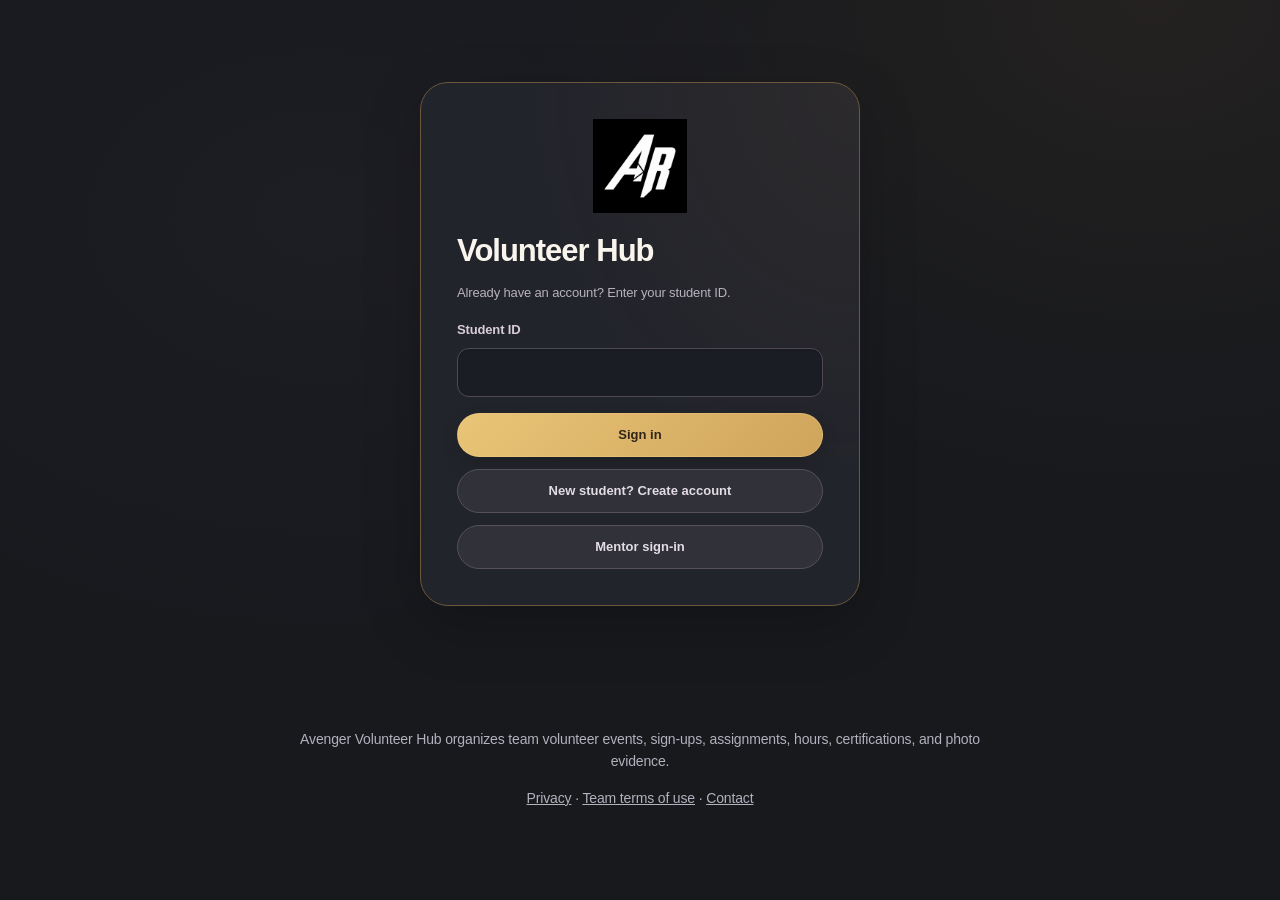
<file: index.html>
<!doctype html><html lang="en"><head><meta charset="utf-8"><meta name="viewport" content="width=device-width,initial-scale=1,viewport-fit=cover"><title>Avenger · Volunteer Hub</title><link rel="icon" href="./avenger-logo.png"><link rel="stylesheet" href="./styles.css?v=20261024-coach-priority"><style>body{display:block}.connected-shell{max-width:1000px;margin:40px auto;padding:24px}.login-panel{max-width:440px;margin:40px auto}.login-panel img{display:block;width:130px;margin:0 auto 20px}.login-panel label{display:block;margin:16px 0}.connected-top{display:flex;justify-content:space-between;align-items:center;gap:20px;flex-wrap:wrap}.connected-top img{width:75px}.error{color:#a22525}.connection-nav{display:flex;gap:8px;flex-wrap:wrap;margin:24px 0}</style><meta name="theme-color" content="#17191d"><link rel="manifest" href="./manifest.webmanifest"><link rel="apple-touch-icon" href="./icons/icon-180.png"><link rel="stylesheet" href="./mentor.css?v=20261025-mentor-simple"></head><body><div class="connected-shell" id="connected-root" aria-live="polite"></div><script src="./supabase-2.116.0.js"></script><script type="module" src="./connected.js?v=20261026-slack-edit"></script><script src="./pwa.js"></script><footer style="max-width:760px;margin:40px auto;padding:0 24px 32px;text-align:center;color:#b1b2bd;font-size:14px;line-height:1.6"><p>Avenger Volunteer Hub organizes team volunteer events, sign-ups, assignments, hours, certifications, and photo evidence.</p><p><a href="./privacy.html">Privacy</a> · <a href="./terms.html">Team terms of use</a> · <a href="mailto:kanishkj2105@gmail.com">Contact</a></p></footer></body></html>
</file>
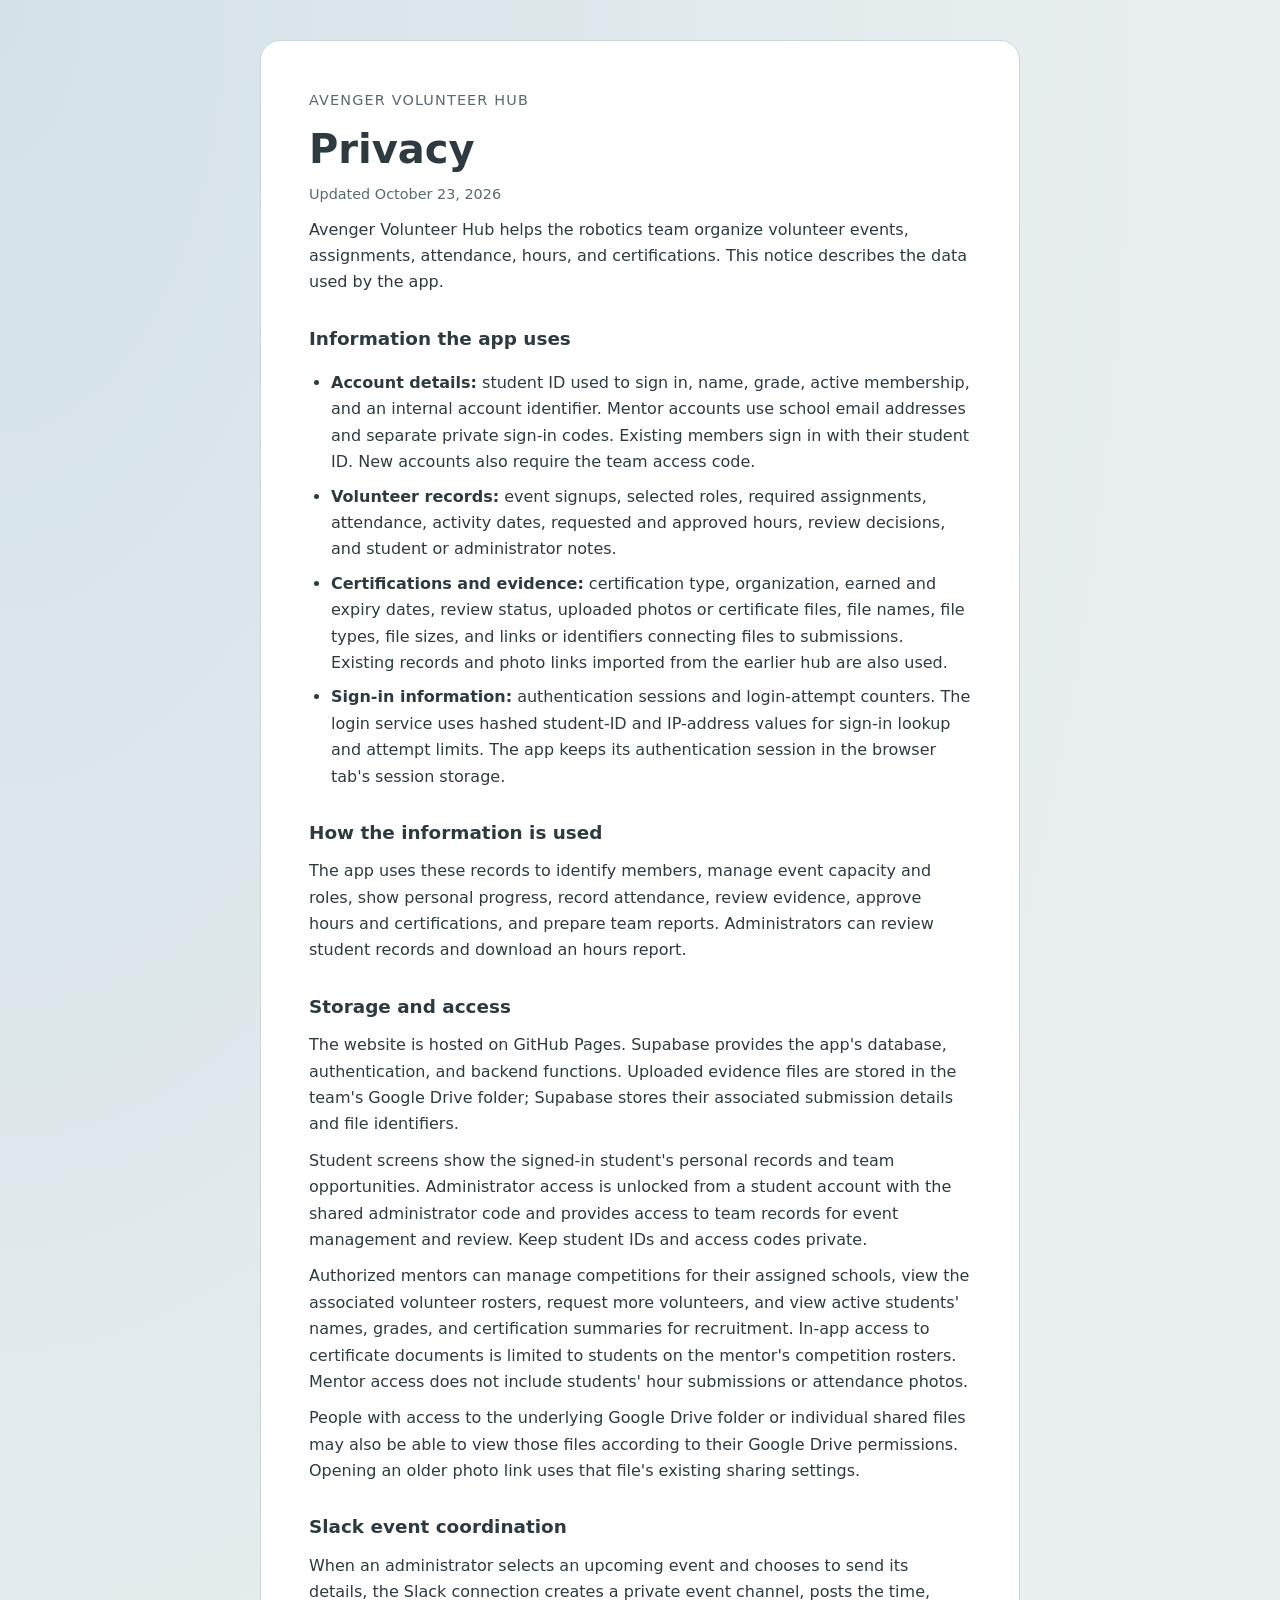
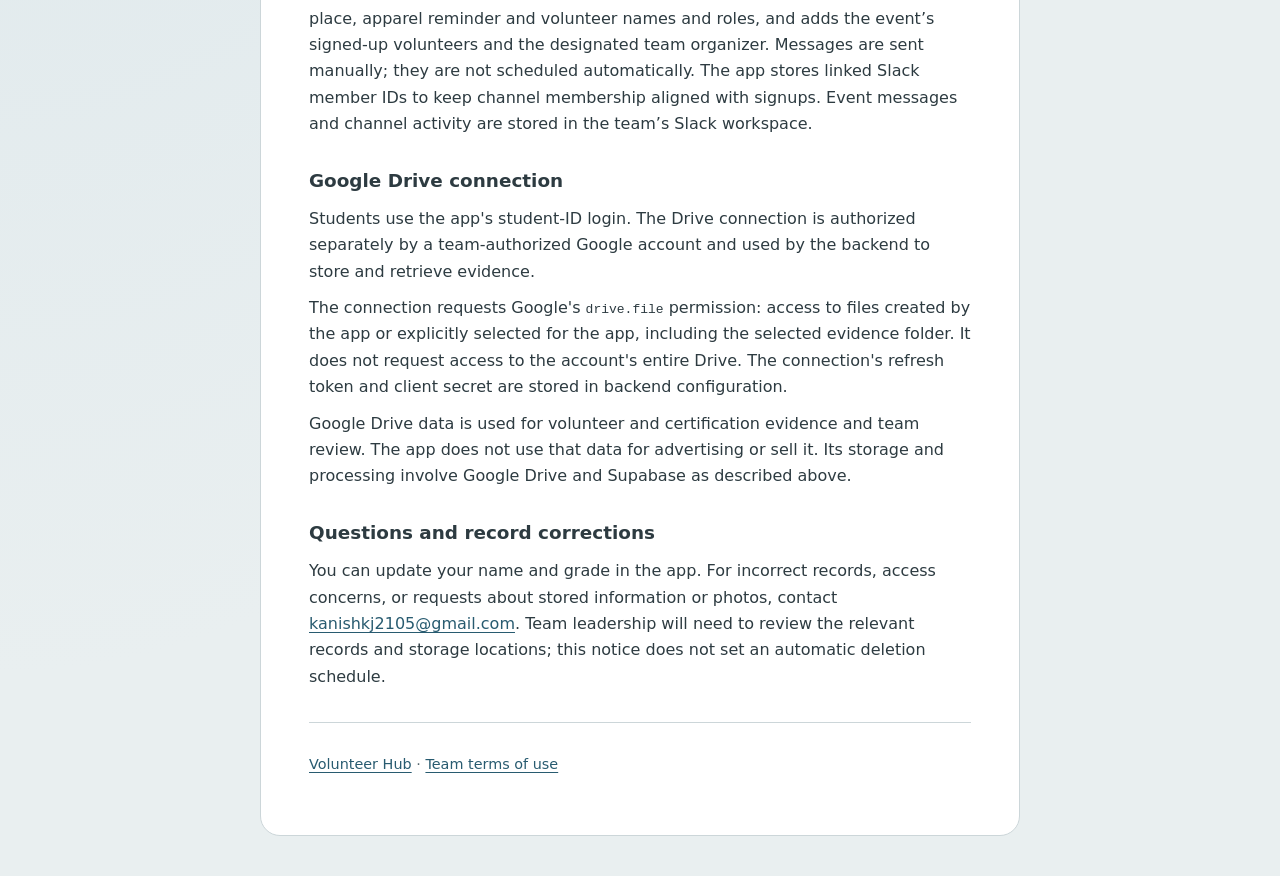
<file: privacy.html>
<!doctype html>
<html lang="en">
<head>
  <meta charset="utf-8">
  <meta name="viewport" content="width=device-width, initial-scale=1">
  <meta name="color-scheme" content="light">
  <title>Privacy — Avenger Volunteer Hub</title>
  <style>
    :root { color-scheme: light; font-family: Inter, ui-sans-serif, system-ui, -apple-system, BlinkMacSystemFont, "Segoe UI", sans-serif; color: #2d3b41; background: #e9eff0; }
    * { box-sizing: border-box; }
    body { margin: 0; padding: 40px 20px; background: radial-gradient(ellipse at top left, #d4e2e8, transparent 65%); line-height: 1.65; }
    main { max-width: 760px; margin: auto; background: #fff; border: 1px solid #ccd6d9; border-radius: 20px; padding: clamp(24px, 5vw, 48px); }
    .brand, .date { color: #596970; font-size: .9rem; }
    .brand { margin: 0 0 12px; letter-spacing: .08em; text-transform: uppercase; }
    h1 { margin: 0; font-size: clamp(1.8rem, 5vw, 2.5rem); line-height: 1.2; }
    h2 { font-size: 1.15rem; margin: 28px 0 8px; }
    p { margin: 10px 0; }
    ul { padding-left: 22px; }
    li { margin: 8px 0; }
    a { color: #285b70; text-underline-offset: 3px; overflow-wrap: anywhere; }
    a:focus-visible { outline: 3px solid #92adb6; outline-offset: 4px; }
    footer { margin-top: 32px; padding-top: 20px; border-top: 1px solid #ccd6d9; color: #596970; font-size: .9rem; }
    .draft { border-left: 3px solid #a38c60; padding-left: 14px; }
    @media (max-width: 480px) { body { padding: 16px 12px; } main { border-radius: 16px; } }
  </style>
</head>
<body>
  <main>
    <p class="brand">Avenger Volunteer Hub</p>
    <h1>Privacy</h1>
    <p class="date">Updated October 23, 2026</p>
    <p>Avenger Volunteer Hub helps the robotics team organize volunteer events, assignments, attendance, hours, and certifications. This notice describes the data used by the app.</p>

    <h2>Information the app uses</h2>
    <ul>
      <li><strong>Account details:</strong> student ID used to sign in, name, grade, active membership, and an internal account identifier. Mentor accounts use school email addresses and separate private sign-in codes. Existing members sign in with their student ID. New accounts also require the team access code.</li>
      <li><strong>Volunteer records:</strong> event signups, selected roles, required assignments, attendance, activity dates, requested and approved hours, review decisions, and student or administrator notes.</li>
      <li><strong>Certifications and evidence:</strong> certification type, organization, earned and expiry dates, review status, uploaded photos or certificate files, file names, file types, file sizes, and links or identifiers connecting files to submissions. Existing records and photo links imported from the earlier hub are also used.</li>
      <li><strong>Sign-in information:</strong> authentication sessions and login-attempt counters. The login service uses hashed student-ID and IP-address values for sign-in lookup and attempt limits. The app keeps its authentication session in the browser tab's session storage.</li>
    </ul>

    <h2>How the information is used</h2>
    <p>The app uses these records to identify members, manage event capacity and roles, show personal progress, record attendance, review evidence, approve hours and certifications, and prepare team reports. Administrators can review student records and download an hours report.</p>

    <h2>Storage and access</h2>
    <p>The website is hosted on GitHub Pages. Supabase provides the app's database, authentication, and backend functions. Uploaded evidence files are stored in the team's Google Drive folder; Supabase stores their associated submission details and file identifiers.</p>
    <p>Student screens show the signed-in student's personal records and team opportunities. Administrator access is unlocked from a student account with the shared administrator code and provides access to team records for event management and review. Keep student IDs and access codes private.</p>
    <p>Authorized mentors can manage competitions for their assigned schools, view the associated volunteer rosters, request more volunteers, and view active students' names, grades, and certification summaries for recruitment. In-app access to certificate documents is limited to students on the mentor's competition rosters. Mentor access does not include students' hour submissions or attendance photos.</p>
    <p>People with access to the underlying Google Drive folder or individual shared files may also be able to view those files according to their Google Drive permissions. Opening an older photo link uses that file's existing sharing settings.</p>

    <h2>Slack event coordination</h2>
    <p>When an administrator selects an upcoming event and chooses to send its details, the Slack connection creates a private event channel, posts the time, place, apparel reminder and volunteer names and roles, and adds the event’s signed-up volunteers and the designated team organizer. Messages are sent manually; they are not scheduled automatically. The app stores linked Slack member IDs to keep channel membership aligned with signups. Event messages and channel activity are stored in the team’s Slack workspace.</p>

    <h2>Google Drive connection</h2>
    <p>Students use the app's student-ID login. The Drive connection is authorized separately by a team-authorized Google account and used by the backend to store and retrieve evidence.</p>
    <p>The connection requests Google's <code>drive.file</code> permission: access to files created by the app or explicitly selected for the app, including the selected evidence folder. It does not request access to the account's entire Drive. The connection's refresh token and client secret are stored in backend configuration.</p>
    <p>Google Drive data is used for volunteer and certification evidence and team review. The app does not use that data for advertising or sell it. Its storage and processing involve Google Drive and Supabase as described above.</p>

    <h2>Questions and record corrections</h2>
    <p>You can update your name and grade in the app. For incorrect records, access concerns, or requests about stored information or photos, contact <a href="mailto:kanishkj2105@gmail.com">kanishkj2105@gmail.com</a>. Team leadership will need to review the relevant records and storage locations; this notice does not set an automatic deletion schedule.</p>

    <footer>
      <p><a href="./">Volunteer Hub</a> · <a href="terms.html">Team terms of use</a></p>
    </footer>
  </main>
</body>
</html>
</file>
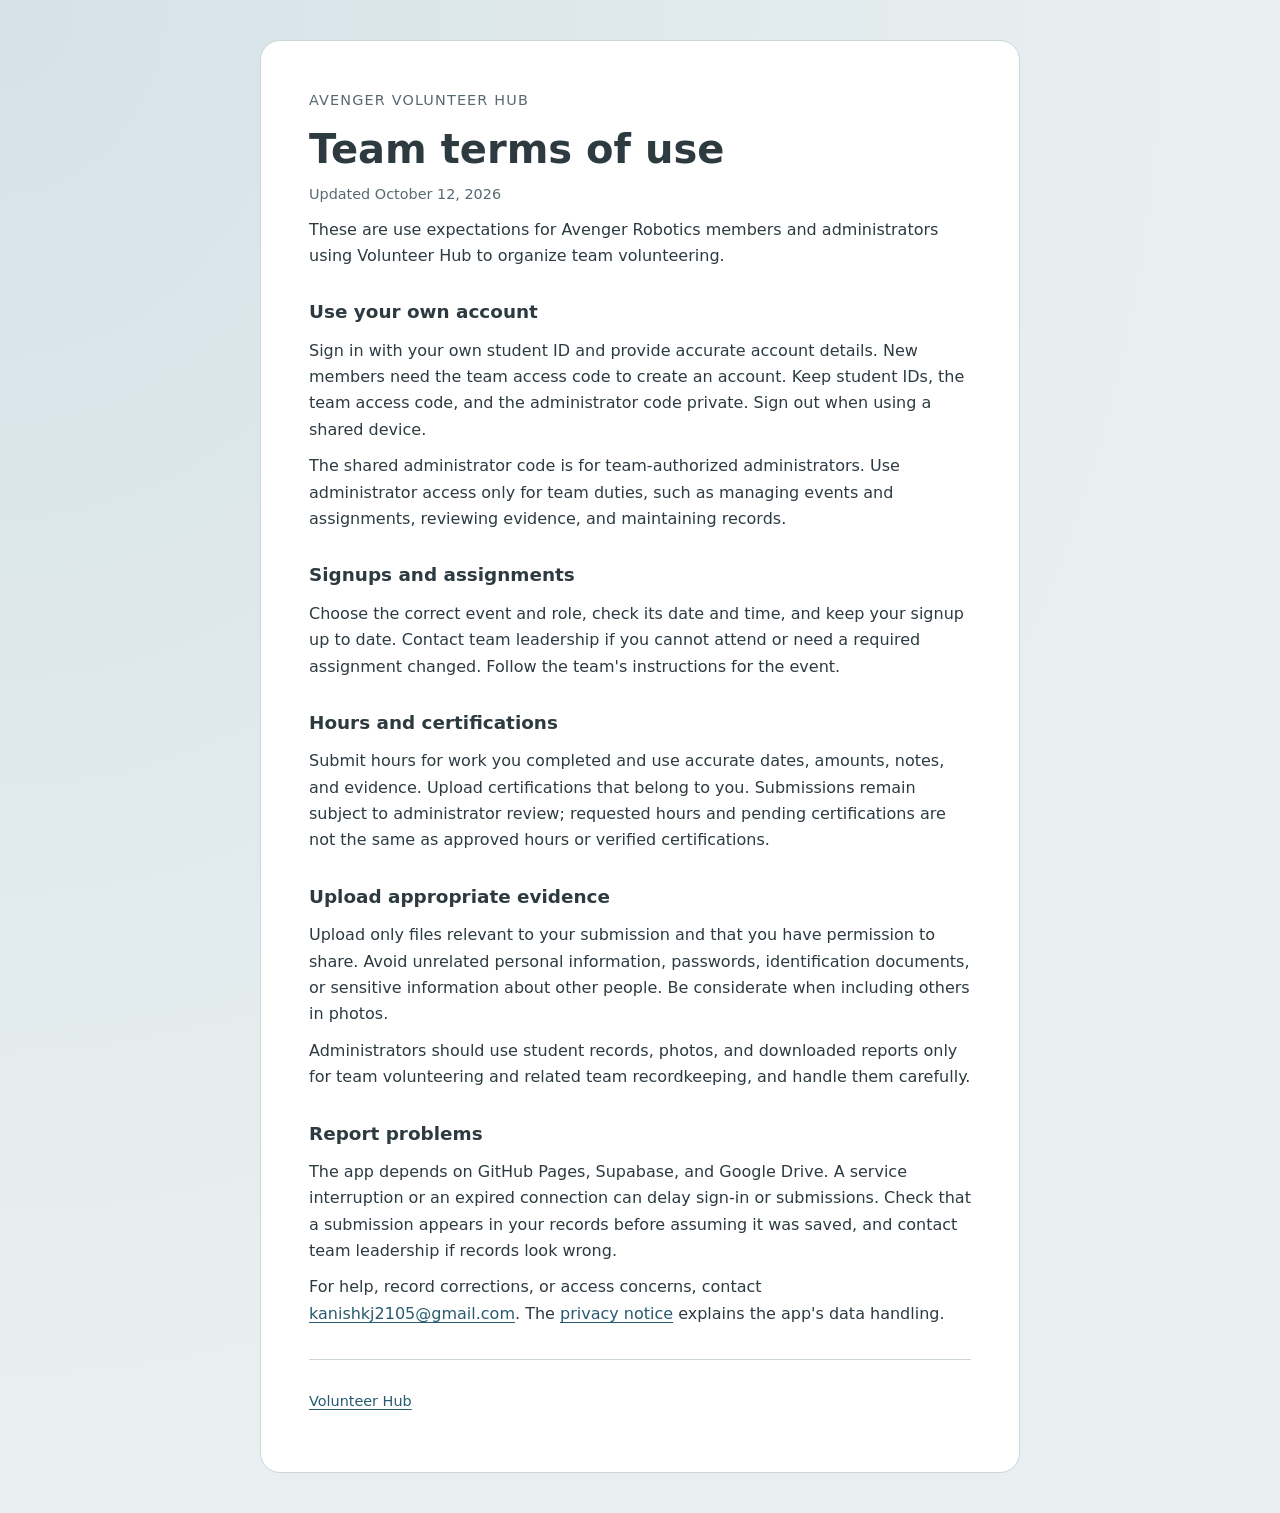
<file: terms.html>
<!doctype html>
<html lang="en">
<head>
  <meta charset="utf-8">
  <meta name="viewport" content="width=device-width, initial-scale=1">
  <meta name="color-scheme" content="light">
  <title>Team terms of use — Avenger Volunteer Hub</title>
  <style>
    :root { color-scheme: light; font-family: Inter, ui-sans-serif, system-ui, -apple-system, BlinkMacSystemFont, "Segoe UI", sans-serif; color: #2d3b41; background: #e9eff0; }
    * { box-sizing: border-box; }
    body { margin: 0; padding: 40px 20px; background: radial-gradient(ellipse at top left, #d4e2e8, transparent 65%); line-height: 1.65; }
    main { max-width: 760px; margin: auto; background: #fff; border: 1px solid #ccd6d9; border-radius: 20px; padding: clamp(24px, 5vw, 48px); }
    .brand, .date { color: #596970; font-size: .9rem; }
    .brand { margin: 0 0 12px; letter-spacing: .08em; text-transform: uppercase; }
    h1 { margin: 0; font-size: clamp(1.8rem, 5vw, 2.5rem); line-height: 1.2; }
    h2 { font-size: 1.15rem; margin: 28px 0 8px; }
    p { margin: 10px 0; }
    a { color: #285b70; text-underline-offset: 3px; overflow-wrap: anywhere; }
    a:focus-visible { outline: 3px solid #92adb6; outline-offset: 4px; }
    footer { margin-top: 32px; padding-top: 20px; border-top: 1px solid #ccd6d9; color: #596970; font-size: .9rem; }
    .draft { border-left: 3px solid #a38c60; padding-left: 14px; }
    @media (max-width: 480px) { body { padding: 16px 12px; } main { border-radius: 16px; } }
  </style>
</head>
<body>
  <main>
    <p class="brand">Avenger Volunteer Hub</p>
    <h1>Team terms of use</h1>
    <p class="date">Updated October 12, 2026</p>
    <p>These are use expectations for Avenger Robotics members and administrators using Volunteer Hub to organize team volunteering.</p>

    <h2>Use your own account</h2>
    <p>Sign in with your own student ID and provide accurate account details. New members need the team access code to create an account. Keep student IDs, the team access code, and the administrator code private. Sign out when using a shared device.</p>
    <p>The shared administrator code is for team-authorized administrators. Use administrator access only for team duties, such as managing events and assignments, reviewing evidence, and maintaining records.</p>

    <h2>Signups and assignments</h2>
    <p>Choose the correct event and role, check its date and time, and keep your signup up to date. Contact team leadership if you cannot attend or need a required assignment changed. Follow the team's instructions for the event.</p>

    <h2>Hours and certifications</h2>
    <p>Submit hours for work you completed and use accurate dates, amounts, notes, and evidence. Upload certifications that belong to you. Submissions remain subject to administrator review; requested hours and pending certifications are not the same as approved hours or verified certifications.</p>

    <h2>Upload appropriate evidence</h2>
    <p>Upload only files relevant to your submission and that you have permission to share. Avoid unrelated personal information, passwords, identification documents, or sensitive information about other people. Be considerate when including others in photos.</p>
    <p>Administrators should use student records, photos, and downloaded reports only for team volunteering and related team recordkeeping, and handle them carefully.</p>

    <h2>Report problems</h2>
    <p>The app depends on GitHub Pages, Supabase, and Google Drive. A service interruption or an expired connection can delay sign-in or submissions. Check that a submission appears in your records before assuming it was saved, and contact team leadership if records look wrong.</p>
    <p>For help, record corrections, or access concerns, contact <a href="mailto:kanishkj2105@gmail.com">kanishkj2105@gmail.com</a>. The <a href="privacy.html">privacy notice</a> explains the app's data handling.</p>

    <footer>
      <p><a href="./">Volunteer Hub</a></p>
    </footer>
  </main>
</body>
</html>
</file>
<file: styles.css>
:root{font-family:Inter,ui-sans-serif,-apple-system,BlinkMacSystemFont,"Segoe UI",sans-serif;color:#171717;background:#f5f5f5;font-synthesis:none;--green:#151515;--muted:#707070;--line:#e2e2e2}*{box-sizing:border-box}body{margin:0}button,input,select{font:inherit}button,a,input,select{touch-action:manipulation}button{cursor:pointer}button:disabled{cursor:not-allowed;opacity:.55}button:focus-visible,a:focus-visible,input:focus-visible,select:focus-visible{outline:3px solid #5986df;outline-offset:3px}a{color:inherit}button{border:1px solid var(--line);background:white;border-radius:9px;padding:10px 15px;color:inherit;font-weight:600}button:hover{background:#f4f0e5}.primary{background:var(--green);color:white;border-color:var(--green)}.primary:hover{background:#34302a}.preview{min-height:38px;background:#f1e6c8;display:flex;align-items:center;justify-content:center;gap:16px;padding:7px 20px;font-size:12px;letter-spacing:1px;font-weight:750}.preview span{font-size:13px;letter-spacing:0;font-weight:400}.preview button{font-size:12px;padding:3px 8px;background:transparent;border-color:#cbbb90}.skip{position:fixed;left:10px;top:-100px;z-index:20}.skip:focus{top:10px;background:white;padding:15px}aside{position:fixed;top:40px;bottom:0;width:244px;padding:35px 23px 22px;background:#080808;color:#f4f4f4;display:flex;flex-direction:column}.brand{display:flex;gap:12px;align-items:center;text-decoration:none;font-weight:800;font-size:18px;letter-spacing:2px}.mark{display:grid;place-items:center;width:42px;height:46px;background:#d4af57;color:#080808;clip-path:polygon(50% 0,100% 25%,90% 85%,50% 100%,10% 85%,0 25%);font-size:25px}.brand small{display:block;font-size:10px;letter-spacing:2px;margin-top:5px}.season{font-size:11px;letter-spacing:2px;color:#aaa18d;margin:42px 11px 17px}nav{display:grid;gap:6px}nav a{display:flex;align-items:center;gap:12px;text-decoration:none;border-radius:9px;padding:13px 12px;font-size:14px}nav a:hover{background:#24211a}nav a.active{background:#d4af57;color:#111111;font-weight:700}nav .icon{width:21px;font-size:19px}.side-note{margin-top:auto;padding:28px 10px;font-size:21px;font-weight:550;line-height:1.45;color:#eeeeee}.side-note small{display:block;color:#aa9470;font-size:12px;margin-top:12px}.profile-link{display:flex;text-align:left;gap:12px;align-items:center;background:transparent;border-color:#333333;color:#f4f4f4;padding:12px;font-size:13px}.profile-link small{display:block;color:#aaaaaa;font-weight:400;margin-top:4px}.avatar{display:grid;place-items:center;width:34px;height:34px;border-radius:50%;background:#f1e6c8;color:#302512}main{margin-left:244px;padding:43px 46px;max-width:1660px}header{display:flex;justify-content:space-between;align-items:center;margin-bottom:32px;gap:20px}.eyebrow{font-size:11px;letter-spacing:2px;font-weight:750;color:var(--muted);margin-bottom:10px}h1{font-size:32px;letter-spacing:-1px;margin:0;font-weight:650}h2{font-size:20px;letter-spacing:-.4px;margin:0 0 8px}h3{font-size:17px;margin:10px 0}p{line-height:1.6}.muted{color:var(--muted);font-size:14px}.welcome{border-radius:16px;background:#111111;display:flex;justify-content:space-between;align-items:center;padding:30px 32px;margin-bottom:24px;gap:20px}.welcome h2{font-size:28px}.welcome p{margin:7px 0 0}.welcome .big{font-size:56px;font-weight:650;letter-spacing:-3px}.welcome .big small{font-size:16px;letter-spacing:0;color:#bfa565}.stats{display:grid;grid-template-columns:repeat(4,1fr);gap:16px;margin-bottom:28px}.stat{padding:22px;background:white;border:1px solid var(--line);border-radius:12px}.stat .value{font-size:32px;margin:13px 0 5px;font-weight:650;letter-spacing:-1px}.stat .label{font-size:13px;color:var(--muted)}.columns{display:grid;grid-template-columns:minmax(0,1.6fr) minmax(260px,1fr);gap:24px}.panel{border:1px solid var(--line);border-radius:14px;background:white;padding:24px;margin-bottom:22px}.section-head{display:flex;align-items:center;justify-content:space-between;gap:12px;margin-bottom:20px}.section-head a{font-size:13px;color:var(--green);font-weight:650}.session{display:flex;gap:16px;padding:19px 0;border-top:1px solid #eeeeee;align-items:center}.datebox{flex-shrink:0;width:53px;text-align:center;border:1px solid var(--line);border-radius:10px;padding:9px 3px;color:var(--green);font-weight:700;font-size:21px}.datebox small{display:block;font-size:10px;letter-spacing:1px;margin-bottom:4px}.session h3{margin:5px 0 6px}.session .grow{flex:1}.badge{font-size:11px;font-weight:650;padding:5px 8px;border-radius:5px;background:#f4f0e5;color:#72551c;display:inline-block}.badge.pending{background:#f5ecd6;color:#745619}.badge.rejected{background:#eeeeee;color:#484848}.badge.competition{background:#f0ece3;color:#705623}.progress{margin:22px 0}.progress label{display:flex;justify-content:space-between;gap:10px;font-size:14px;margin-bottom:9px}progress{width:100%;height:7px;border:0;border-radius:8px;overflow:hidden;accent-color:#b78d2d}progress::-webkit-progress-bar{background:#ebebeb}progress::-webkit-progress-value{background:#c39b3f;border-radius:8px}.toolbar{display:flex;gap:12px;margin-bottom:24px;flex-wrap:wrap}.toolbar input{flex:1;min-width:180px}.toolbar select{width:auto}input,select{border:1px solid #d3d3d3;border-radius:8px;background:white;padding:11px 12px;width:100%;color:#171717}.cards{display:grid;grid-template-columns:repeat(2,minmax(0,1fr));gap:20px}.event{background:white;padding:24px;border:1px solid var(--line);border-radius:13px}.event h3{font-size:21px;margin:15px 0}.event p{font-size:14px;color:var(--muted);margin:9px 0}.event footer{display:flex;justify-content:space-between;gap:10px;align-items:center;margin-top:22px;padding-top:18px;border-top:1px solid #eeeeee}.event footer span{font-size:13px;color:var(--muted)}.actions{display:flex;gap:8px;flex-wrap:wrap}.table-wrap{overflow:auto}table{border-collapse:collapse;width:100%;font-size:14px;text-align:left}th{font-size:11px;text-transform:uppercase;letter-spacing:1px;color:var(--muted);padding:12px;border-bottom:1px solid var(--line)}td{padding:17px 12px;border-bottom:1px solid #eeeeee}td:first-child{font-weight:600}td small{display:block;color:var(--muted);font-weight:400;margin-top:5px}.empty{text-align:center;padding:45px 20px}.empty p{color:var(--muted)}.form-grid{display:grid;gap:18px;max-width:570px}label{font-size:14px;font-weight:550}label input,label select{display:block;margin-top:8px}.notice{padding:14px 17px;border:1px solid #e2d7bb;background:#faf7f0;border-radius:9px;font-size:14px;line-height:1.6;margin-bottom:22px}dialog{border:0;border-radius:16px;padding:28px;width:min(500px,calc(100% - 32px));box-shadow:0 25px 100px #0003}dialog::backdrop{background:#00000077;backdrop-filter:blur(3px)}.dialog-head{display:flex;align-items:center;justify-content:space-between;margin-bottom:20px}.dialog-head button{border:0;font-size:25px;padding:0 8px}#modal-body{display:grid;gap:18px}#form-error{color:#8c3e22;font-size:14px}#modal-submit{width:100%;margin-top:15px}#toast{position:fixed;bottom:25px;left:50%;transform:translateX(-50%);background:#171717;color:white;border-radius:10px;padding:14px 22px;box-shadow:0 8px 30px #0002;display:none;z-index:20;font-size:14px}.admin-tag{font-size:12px;color:var(--muted)}@media(min-width:1500px){main{padding:45px 65px}}@media(max-width:1000px){aside{width:210px;padding:28px 14px}main{margin-left:210px;padding:30px 24px}.columns{grid-template-columns:1fr}.stats{grid-template-columns:repeat(2,1fr)}.cards{grid-template-columns:1fr}}@media(max-width:650px){.preview{flex-wrap:wrap;gap:5px 12px;font-size:10px}.preview span{font-size:11px}aside{position:static;width:100%;padding:17px}.brand{font-size:16px}.mark{width:32px;height:35px}.season,.side-note,.profile-link{display:none}nav{display:flex;overflow:auto;margin-top:17px;gap:5px}nav a{white-space:nowrap;font-size:12px;padding:10px}nav .icon{display:none}main{margin:0;padding:24px 16px}h1{font-size:26px}header{align-items:flex-start;margin-bottom:24px}header>.muted{display:none}.welcome{padding:23px}.welcome h2{font-size:23px}.welcome .big{font-size:40px}.stats{gap:10px}.stat{padding:17px}.panel{padding:19px}.session{gap:11px}.session h3{font-size:15px}.cards{gap:14px}.event{padding:20px}.section-head{align-items:flex-start}.notice{font-size:13px}}@media(prefers-reduced-motion:no-preference){button,a{transition:background .15s}}

/* Avenger brand: monochrome surfaces, restrained gold accents. */
.brand-logo{width:54px;height:54px;object-fit:contain;flex-shrink:0}.brand{gap:10px;font-size:17px;letter-spacing:1.4px}.brand small{font-size:9px;letter-spacing:1.7px}.welcome{color:#fff;border:1px solid #252525;box-shadow:inset 4px 0 #c39b3f}.welcome .eyebrow{color:#d4af57}.welcome .muted{color:#c4c4c4}.welcome .big{color:#e0be6a}.primary{border-color:#b58d36}.primary:hover{background:#31291b}.datebox{color:#8b6823}.section-head a{color:#80601d}nav a.active{box-shadow:inset 3px 0 #f0dba0}.stat:first-child{border-top:3px solid #c39b3f}.badge{border:1px solid #e7dfcf}.avatar{background:#f1e6c8;color:#3a2c12}aside{overflow-y:auto}.side-note{font-size:19px}.preview{border-bottom:1px solid #d6c397}@media(max-width:650px){.brand-logo{width:40px;height:40px}.brand{font-size:16px}.welcome{gap:12px}.welcome .big{white-space:nowrap}}

.welcome .big{white-space:nowrap;flex-shrink:0}@media(min-width:651px) and (max-width:1000px){.welcome .big{font-size:40px}.welcome{padding:25px;gap:14px}.welcome h2{font-size:25px}}

.photo-picker{border:0;padding:0;margin:0;min-width:0}.photo-picker legend{font-size:16px;font-weight:650}.photo-actions{display:flex;gap:10px;flex-wrap:wrap}.photo-button{position:relative;display:flex;align-items:center;justify-content:center;min-height:48px;padding:12px 15px;border:1px solid #b58d36;border-radius:9px;background:#171717;color:white;cursor:pointer;flex:1;text-align:center}.photo-button:focus-within{outline:3px solid #5986df;outline-offset:3px}.photo-input{position:absolute;inset:0;width:100%;height:100%;opacity:0;margin:0;cursor:pointer}.photo-grid{display:grid;grid-template-columns:repeat(2,minmax(0,1fr));gap:12px;margin:14px 0}.photo-card{border:1px solid #ddd;border-radius:10px;padding:8px;min-width:0}.photo-card img{width:100%;height:135px;object-fit:cover;border-radius:6px}.photo-card p{font-size:12px;white-space:nowrap;overflow:hidden;text-overflow:ellipsis;margin:7px 0}.photo-card button{min-height:44px;width:100%}.photo-fallback{height:135px;padding:18px;background:#f4f1e9;font-size:13px}.photo-fallback[hidden]{display:none}.photo-message{font-size:14px;line-height:1.5}dialog{max-height:90dvh;overflow-y:auto}

.admin-tabs{display:flex;gap:10px;margin-bottom:24px;flex-wrap:wrap}.admin-tabs button[aria-pressed=true]{background:#171717;color:#e4c575;border-color:#b58d36}.roster-layout{display:grid;grid-template-columns:300px minmax(0,1fr);gap:22px}.event-list{align-self:start;padding:18px}.event-choice{display:block;text-align:left;width:100%;margin-top:10px;padding:15px;background:#fff}.event-choice.selected{border-color:#b58d36;background:#faf6eb;box-shadow:inset 3px 0 #b58d36}.event-choice span,.event-choice small{display:block;font-size:12px;color:#737373;font-weight:400;line-height:1.5}.event-choice strong{display:block;font-size:15px;line-height:1.5;margin:5px 0}.roster-detail h2{margin-top:12px}.roster-total{text-align:center;min-width:80px}.roster-total strong{display:block;font-size:34px;color:#896721}.roster-total span{font-size:12px;color:#666}.role-summary{display:flex;gap:12px;flex-wrap:wrap;margin:0 0 22px}.role-summary>div{border:1px solid #e5decf;border-radius:9px;background:#faf8f2;padding:12px 16px;flex:1;min-width:140px}.role-summary strong{display:block;font-size:14px}.role-summary span{display:block;font-size:12px;color:#76664a;margin-top:6px}.badge.required{background:#171717;color:#e3bf69;border-color:#171717}@media(max-width:1150px){.roster-layout{grid-template-columns:1fr}.event-list{display:grid;grid-template-columns:repeat(2,minmax(0,1fr));gap:10px}.event-list h2,.event-list>p{grid-column:1/-1}.event-choice{margin:0}}@media(max-width:650px){.event-list{grid-template-columns:1fr}.roster-detail{padding:16px}.roster-detail .section-head{align-items:flex-start}}

.admin-tabs{flex-wrap:wrap}.admin-content>button{margin-bottom:18px}.admin-content td button{margin:3px}.admin-content h2{margin-bottom:20px}textarea{width:100%;font:inherit;border:1px solid #d8d8d8;border-radius:8px;padding:12px;background:white;color:#151515}.check{display:flex!important;align-items:center;gap:10px}.check input{width:auto!important}fieldset{border:1px solid #ddd;border-radius:8px;padding:12px}dialog{max-height:90dvh;overflow:auto}.admin-content .table-wrap{margin-top:16px}

.connected-school summary{cursor:pointer;padding:14px 0;color:#896721;font-weight:650}.connected-school summary:focus-visible{outline:3px solid #b78d2d;outline-offset:3px}.connected-date{border-top:1px solid var(--line);padding:16px 0}.connected-date h4{margin:0 0 8px}.connected-date .signup{display:flex;align-items:end;gap:12px;flex-wrap:wrap}.connected-date .signup label{flex:1;min-width:140px}.connected-school[open]{max-height:540px;overflow:auto}.cards{align-items:start}

/* Connected hours and admin workspace */
.connected-shell{max-width:1200px!important}.connection-nav{padding:12px;background:#101010;border-radius:14px;gap:7px!important}.connection-nav button{background:transparent;color:#eee;border-color:#363636}.connection-nav button[aria-pressed=true]{background:#ddbc67;color:#101010;border-color:#ddbc67}.hours-hero{display:flex;justify-content:space-between;align-items:center;gap:24px;background:#111;color:#fff;padding:28px;border-radius:14px;margin-bottom:28px}.hours-hero h2{font-size:30px;margin:6px 0}.hours-hero p{color:#ddd}.hours-hero>div:last-child{text-align:right}.hours-hero strong{display:block;font-size:48px;color:#e4c575}.hours-hero span{font-size:13px}.requirement-grid{display:grid;grid-template-columns:repeat(3,minmax(0,1fr));gap:14px}.requirement-card{padding:20px;border:1px solid #e5d6ad;border-radius:12px;background:#fffdf8}.requirement-card>div{display:flex;justify-content:space-between;gap:10px;flex-wrap:wrap}.requirement-card span{font-size:12px;color:#796127}.requirement-card b{font-size:28px}.category-grid{display:grid;grid-template-columns:repeat(3,minmax(0,1fr));gap:10px;margin-bottom:28px}.category-grid>div{border:1px solid #e5e5e5;padding:14px;border-radius:9px;display:flex;justify-content:space-between;gap:10px;font-size:14px}.status-chip{display:inline-block;background:#f4eddc;border:1px solid #e0d1ab;padding:5px 9px;border-radius:20px;font-size:12px}.toolbar{align-items:end}.toolbar label:first-child{flex:1}.event-editor{padding:24px;background:#faf8f2;border:1px solid #dfcf9e;border-radius:12px;margin-bottom:24px}.event-editor .form-grid{max-width:720px}.form-pair{display:grid;grid-template-columns:1fr 1fr;gap:14px}textarea{display:block;box-sizing:border-box;width:100%;min-height:90px;font:inherit;padding:12px;border:1px solid #d3d3d3;border-radius:8px;margin-top:8px}@media(max-width:650px){.connected-shell{padding:14px!important;margin:14px auto!important}.requirement-grid,.category-grid{grid-template-columns:1fr}.hours-hero{padding:20px;gap:12px}.hours-hero strong{font-size:36px}.hours-hero h2{font-size:24px}.form-pair{grid-template-columns:1fr}.connection-nav{overflow:visible;display:flex;flex-wrap:wrap}.connection-nav button{padding:9px;font-size:12px}}

.dashboard-panels{display:grid;gap:28px;margin-top:28px}.dashboard-card-grid{display:grid;grid-template-columns:repeat(3,minmax(0,1fr));gap:16px}.dashboard-card-grid .connected-date{border:1px solid #e4ddcd;border-top:4px solid #c6a34b;border-radius:12px;padding:20px;background:#fffdf8}.dashboard-card-grid h3{font-size:18px}.dashboard-card-grid p{font-size:13px;line-height:1.55}.dashboard-panels>section>button{margin-top:14px}.check-row{display:flex;gap:10px;align-items:center;padding:7px}.check-row input{width:auto;margin:0}fieldset{border:1px solid #d9d3c6;border-radius:10px;max-height:320px;overflow:auto}@media(max-width:800px){.dashboard-card-grid{grid-template-columns:1fr}.dashboard-card-grid .connected-date{padding:16px}}

/* Minimal Avenger workspace — charcoal surfaces, blue highlights. */
:root{color-scheme:dark;background:#0d0e0f;color:#f1f1ef;--green:#83b4f5;--muted:#a1a2a3;--line:#303234;font-family:"Helvetica Neue",Helvetica,Arial,sans-serif;font-weight:400}
body{background:#0d0e0f;font-size:16px;line-height:1.5}button,input,select,textarea{border-radius:3px;background:#181a1c;color:#f1f1ef;border-color:#414345;font-size:14px}button{font-weight:500;min-height:42px}button:hover{background:#292b2d}.primary,.photo-button{background:#83b4f5;color:#101112;border-color:#83b4f5;border-radius:3px}.primary:hover,.photo-button:hover{background:#acd0ff}.preview{background:#171819;color:#a1a2a3;border-color:#303234;min-height:32px;font-size:12px;font-weight:500;letter-spacing:.06em}.preview span{color:#959798}.preview button{color:#c6c6c4;border-color:#414345;min-height:24px}.preview a{color:#94bff6}.preview button:hover{background:#333}
aside{position:static;width:auto;max-width:1440px;margin:auto;padding:20px 40px 0;background:transparent;display:grid;grid-template-columns:1fr auto;overflow:visible;border-bottom:1px solid var(--line)}.brand{font-size:19px;letter-spacing:.12em;gap:12px}.brand-logo{width:44px;height:44px}.brand small{font-size:10px;font-weight:400;color:#a1a2a3;letter-spacing:.15em}.season,.side-note{display:none}.profile-link{grid-column:2;grid-row:1;border:0;padding:0;min-height:44px}.avatar{background:#252728;color:#94bff6;border-radius:3px}.profile-link small{color:#959798}nav{grid-column:1/-1;display:flex;gap:28px;margin-top:20px;overflow:auto}nav a{border-radius:0;padding:14px 0;font-size:14px;color:#aaa;white-space:nowrap;border-bottom:2px solid transparent}nav a.active{background:transparent;color:#acd0ff;box-shadow:none;border-bottom-color:#83b4f5;font-weight:500}nav a:hover{background:transparent;color:white}nav .icon{display:none}main{margin:0 auto;max-width:1440px;padding:40px}header{margin-bottom:32px}h1{font-size:38px;font-weight:500;letter-spacing:-1.2px}h2{font-size:20px;font-weight:500;letter-spacing:-.3px}h3{font-weight:500}.eyebrow{font-size:12px;letter-spacing:.12em;font-weight:400;color:#a1a2a3}.muted{color:#a1a2a3;font-size:14px}.section-head a{color:#94bff6;font-weight:400;font-size:14px;text-decoration:none}.section-head a:hover{text-decoration:underline}
.overview-grid{display:grid;grid-template-columns:1.2fr 1fr;border:1px solid var(--line);background:#131516;margin-bottom:38px}.season-summary{padding:32px 36px}.season-number{font-size:84px;line-height:1.15;letter-spacing:-4px;font-weight:400;margin-top:20px;font-variant-numeric:tabular-nums}.season-number span{font-size:24px;color:#9b9d9e;letter-spacing:-.5px;margin-left:12px}.summary-metrics{display:grid;grid-template-columns:repeat(3,1fr);gap:20px;border-top:1px solid var(--line);padding-top:24px;margin-top:26px}.summary-metrics strong{font-size:26px;font-weight:400;display:block}.summary-metrics span{font-size:13px;color:#a1a2a3}.season-requirements{padding:32px 36px;border-left:1px solid var(--line)}.progress{margin:24px 0}.progress label{font-weight:400}.progress label span{color:#bdbebf}progress{height:4px;border-radius:0;accent-color:#83b4f5}progress::-webkit-progress-bar{background:#303234}progress::-webkit-progress-value{background:#83b4f5;border-radius:0}.dashboard-section{margin:32px 0}.schedule-grid{display:grid;grid-template-columns:repeat(3,minmax(0,1fr));gap:16px}.schedule-card{padding:24px;background:#151719;border:1px solid var(--line);display:flex;flex-direction:column;min-width:0}.schedule-meta{display:flex;align-items:center;justify-content:space-between;gap:10px;font-size:14px;color:#94bff6}.schedule-card h3{font-size:21px;line-height:1.3;margin:24px 0 12px}.schedule-card p{font-size:14px;margin:4px 0}.schedule-card footer{border-top:1px solid var(--line);padding-top:18px;margin-top:24px;display:flex;justify-content:space-between;gap:12px;font-size:13px}.schedule-card footer a{color:#94bff6;text-decoration:none}.schedule-card footer span{color:#9b9d9e}
.panel,.event,.stat,.requirement-card,.dashboard-card-grid .connected-date{background:#151719;border:1px solid var(--line);border-radius:4px;box-shadow:none}.stat:first-child{border-top:1px solid var(--line)}.stat .value{font-weight:400}.event h3{font-weight:500}.event p,.event footer span{color:#a1a2a3}.event footer,.session,.connected-date,td{border-color:#303234}.badge,.badge.pending,.badge.competition,.status-chip{border:1px solid #35465c;background:#202c3c;color:#acd0ff;border-radius:2px;font-weight:400;font-size:12px;letter-spacing:.01em}.badge.rejected{background:#292425;color:#dfb7b7;border-color:#514144}.badge.required{background:#202c3c;color:#acd0ff;border-color:#35465c}.datebox{background:transparent;border-radius:2px;color:#acd0ff}.notice,.event-editor{background:#1d1e20;color:#c3c3c5;border:1px solid #3d3e40;border-radius:3px}.role-summary>div,.category-grid>div{background:#181a1b;border-color:#343638;border-radius:3px}.role-summary span{color:#a1a2a3}.event-choice{background:#181a1c;border-radius:3px}.event-choice.selected{background:#202c3c;border-color:#6086b8;box-shadow:none}.event-choice span,.event-choice small{color:#a1a2a3}.roster-total strong{color:#94bff6}.roster-total span{color:#a1a2a3}th{font-weight:400;font-size:12px;color:#a1a2a3;background:#121415}td{font-size:14px;font-weight:400}td:first-child{font-weight:500}td small{color:#a1a2a3}dialog{background:#17191a;color:#f1f1ef;border:1px solid #414345;border-radius:5px}fieldset{border-color:#414345;border-radius:3px}.photo-card{border-color:#414345;border-radius:3px}.photo-fallback{background:#292b2d;color:#ddd}.photo-card img{border-radius:2px}#form-error,.error{color:#f0a9a9}.admin-tabs{gap:4px;border-bottom:1px solid var(--line);padding-bottom:12px}.admin-tabs button{background:transparent;border:0;color:#aaa;border-radius:2px}.admin-tabs button[aria-pressed=true]{background:#202c3c;color:#acd0ff;border-color:transparent}.connected-shell{max-width:1280px!important;padding:32px 40px!important;margin:0 auto!important}.connected-top{padding:0 0 20px;border-bottom:1px solid var(--line)}.connected-top img{width:48px}.connected-top strong{font-size:16px;font-weight:500;margin-left:auto}.connection-nav{background:transparent;border-radius:0;padding:0 0 12px;gap:8px!important;border-bottom:1px solid var(--line)}.connection-nav button{border:0;color:#aaa;border-radius:2px}.connection-nav button[aria-pressed=true]{background:#202c3c;color:#acd0ff}.hours-hero,.welcome{background:#131516;border:1px solid var(--line);border-radius:3px;box-shadow:none;color:#eee}.hours-hero strong,.welcome .big{color:#eee;font-weight:400}.hours-hero p,.welcome .muted{color:#a1a2a3}.requirement-card span{color:#94bff6}.requirement-card b{font-weight:400}.dashboard-card-grid .connected-date{border-top:1px solid var(--line)}.dashboard-card-grid p{font-size:14px}.connected-school summary{color:#94bff6}.login-panel{background:#151719;padding:30px;border:1px solid var(--line);border-radius:4px}.error:empty{display:none}button:focus-visible,a:focus-visible,input:focus-visible,select:focus-visible,textarea:focus-visible{outline:2px solid #acd0ff;outline-offset:4px}
@media(min-width:1500px){main{padding:40px}}@media(max-width:1000px){aside{width:auto;padding:20px 24px 0}main{margin:0 auto;padding:28px 24px}.overview-grid{grid-template-columns:1fr 1fr}.season-summary,.season-requirements{padding:24px}.schedule-grid{grid-template-columns:repeat(2,minmax(0,1fr))}nav{gap:22px}.connected-shell{padding:24px!important}}
@media(max-width:650px){aside{padding:16px 20px 0}.brand-logo{width:38px;height:38px}.profile-link{display:flex}.profile-link>span:last-child{display:none}.brand{font-size:16px}nav{margin-top:14px;gap:22px}nav a{font-size:14px;padding:12px 0}main{padding:28px 20px}h1{font-size:32px}header{gap:14px;align-items:center}header button{padding:10px 12px}.overview-grid{grid-template-columns:1fr}.season-requirements{border-left:0;border-top:1px solid var(--line)}.season-number{font-size:68px}.season-summary,.season-requirements{padding:24px}.summary-metrics{gap:12px}.summary-metrics span{font-size:12px}.schedule-grid{grid-template-columns:1fr}.schedule-card{padding:22px}.preview{padding:6px 12px}.preview span{font-size:12px}.panel,.event{padding:20px}.connected-shell{padding:20px!important;margin:0!important}.connection-nav{gap:4px!important}.connection-nav button{font-size:14px;padding:10px}.hours-hero{align-items:flex-start}.hours-hero h2{font-size:24px}.admin-tabs button{font-size:14px}.toolbar input{min-width:0}.toolbar label{max-width:100%}.section-head{flex-wrap:wrap}}

.connected-shell>.panel{padding:0;border:0;background:transparent}.connected-shell .stats{margin-top:28px}.connected-shell .requirement-grid{margin:22px 0 32px}.connected-top img{width:48px!important}header>.primary{white-space:nowrap;flex-shrink:0}@media(max-width:650px){header .eyebrow{font-size:11px;letter-spacing:.05em}.connected-shell .stats{grid-template-columns:repeat(2,minmax(0,1fr))}}

/* Balanced accents: gold actions, distinct blue progress tones. */
:root{--green:#cbb477;--accent-gold:#cbb477;--accent-blue:#7cabe0;--accent-blue-light:#b0ccea;--accent-blue-deep:#6086b8}
.primary,.photo-button{background:var(--accent-gold);border-color:var(--accent-gold);color:#171613}.primary:hover,.photo-button:hover{background:#dfcb94;border-color:#dfcb94}
nav a.active{color:#dfcb94;border-bottom-color:var(--accent-gold)}
.connection-nav button[aria-pressed=true],.admin-tabs button[aria-pressed=true]{background:#29271f;color:#dfcb94}
.section-head a,.schedule-card footer a,.connected-school summary{color:#a8c9ee}.section-head a:hover,.schedule-card footer a:hover{color:#d2e4f8}
.progress:nth-of-type(3n+1) progress{accent-color:var(--accent-blue-light)}.progress:nth-of-type(3n+2) progress{accent-color:var(--accent-blue)}.progress:nth-of-type(3n) progress{accent-color:var(--accent-gold)}
.progress:nth-of-type(3n+1) progress::-webkit-progress-value{background:var(--accent-blue-light)}.progress:nth-of-type(3n+2) progress::-webkit-progress-value{background:var(--accent-blue)}.progress:nth-of-type(3n) progress::-webkit-progress-value{background:var(--accent-gold)}
.requirement-card:nth-child(1) progress{accent-color:var(--accent-gold)}.requirement-card:nth-child(2) progress{accent-color:var(--accent-blue)}.requirement-card:nth-child(3) progress{accent-color:var(--accent-blue-light)}
.requirement-card:nth-child(1) progress::-webkit-progress-value{background:var(--accent-gold)}.requirement-card:nth-child(2) progress::-webkit-progress-value{background:var(--accent-blue)}.requirement-card:nth-child(3) progress::-webkit-progress-value{background:var(--accent-blue-light)}
.badge,.status-chip{background:#1e2937;border-color:#35465c;color:#adc9e7}.badge.pending,.badge.required{background:#2a261c;border-color:#50452d;color:#ddc78e}.badge.competition{background:#212b39;border-color:#3e536e;color:#90b7e6}.badge.rejected{background:#292425;border-color:#514144;color:#dfb7b7}
.schedule-meta>span:first-child,.datebox,.roster-total strong{color:#cbb477}.event-choice.selected{background:#202936;border-color:#6086b8}.avatar{background:#252a32;color:#b0ccea}
button:focus-visible,a:focus-visible,input:focus-visible,select:focus-visible,textarea:focus-visible{outline-color:#b0ccea}

/* Connected app: phone spacing, safe areas and touch targets. */
html{-webkit-text-size-adjust:100%;text-size-adjust:100%}
.connected-shell :is(input,select,textarea){max-width:100%;min-width:0;font-size:16px}
.connected-shell :is(.form-grid,.form-pair,.toolbar,.overview-grid,.season-summary,.season-requirements,.panel,.event-editor){min-width:0}
.connected-shell :is(h2,h3,h4,p,td,summary){overflow-wrap:anywhere}
.connected-shell .table-wrap{max-width:100%;overscroll-behavior-x:contain;-webkit-overflow-scrolling:touch}
.connected-shell>.login-panel{max-width:440px;margin:32px auto;padding:28px;background:#151719;border:1px solid var(--line)}
.login-panel form>button,.login-panel>button{width:100%;min-height:44px}
.login-panel>button{margin-top:12px}
.connected-shell input[type=file]{padding:10px 8px;overflow:hidden}
.connected-shell input[type=file]::file-selector-button{font:inherit;padding:8px;margin-right:8px;border:1px solid var(--line);border-radius:3px;background:#252728;color:#eee}
@media(max-width:700px){
 .connected-shell{width:100%;padding:16px max(16px,env(safe-area-inset-right)) max(24px,env(safe-area-inset-bottom)) max(16px,env(safe-area-inset-left))!important}
 .connected-top{display:grid!important;grid-template-columns:minmax(0,1fr) auto;gap:8px 12px!important;padding-bottom:14px}
 .connected-top .brand{font-size:16px;gap:10px;min-width:0}
 .connected-top .brand-logo{width:38px!important;height:38px}
 .connected-top .brand small{font-size:9px;letter-spacing:.12em}
 .connected-top>strong{grid-row:2;grid-column:1/-1;margin:0;font-size:13px;color:#a1a2a3;overflow-wrap:anywhere}
 .connected-top>#signout{grid-column:2;grid-row:1;min-height:44px;padding:10px 12px;font-size:13px}
 .connection-nav{display:grid!important;grid-template-columns:repeat(4,minmax(0,1fr));gap:4px!important;margin:12px 0 20px!important;padding:0 0 12px;overflow:visible}
 .connection-nav button{min-width:0;min-height:44px;padding:8px 2px;font-size:12px;line-height:1.3;white-space:normal}
 .connected-shell button{min-height:44px}
 .connected-shell header{gap:12px;margin-bottom:20px;flex-wrap:wrap}
 .connected-shell h1{font-size:28px;line-height:1.15;letter-spacing:-.7px}
 .connected-shell h2{font-size:20px;line-height:1.3}
 .connected-shell .eyebrow{font-size:10px;letter-spacing:.07em;line-height:1.5}
 .connected-shell .overview-grid{grid-template-columns:minmax(0,1fr);margin-bottom:24px}
 .connected-shell .season-summary,.connected-shell .season-requirements{padding:20px}
 .connected-shell .season-requirements{border-left:0;border-top:1px solid var(--line)}
 .connected-shell .season-number{font-size:60px;letter-spacing:-3px;margin-top:12px}
 .connected-shell .season-number span{font-size:21px;margin-left:6px}
 .connected-shell .summary-metrics{gap:10px;padding-top:18px;margin-top:18px}
 .connected-shell .summary-metrics strong{font-size:24px}
 .connected-shell .summary-metrics span{font-size:12px;line-height:1.45;display:block;margin-top:5px}
 .connected-shell .progress{margin:20px 0}
 .connected-shell .section-head{gap:10px;margin-bottom:16px;flex-wrap:wrap}
 .connected-shell .section-head h2{margin:0}
 .connected-shell .schedule-grid{grid-template-columns:minmax(0,1fr);gap:12px}
 .connected-shell .schedule-card{padding:18px}
 .connected-shell .schedule-card h3{margin:16px 0 10px;font-size:20px}
 .connected-shell .dashboard-section{margin:24px 0}
 .connected-shell .connected-date{padding:18px 0}
 .connected-shell .connected-school[open]{max-height:none;overflow:visible}
 .connected-shell .toolbar{gap:12px;margin-bottom:20px}
 .connected-shell .toolbar>*{flex-basis:100%;width:100%;min-width:0}
 .connected-shell .form-grid{max-width:100%;gap:16px}
 .connected-shell .form-pair{grid-template-columns:minmax(0,1fr);gap:16px}
 .connected-shell .event-editor{padding:16px;margin:16px 0}
 .connected-shell fieldset{min-width:0;margin:0;padding:12px}
 .connected-shell .signup{gap:10px}
 .connected-shell .signup label{min-width:0;flex-basis:100%}
 .connected-shell .signup button{width:100%}
 .connected-shell .hours-hero{flex-wrap:wrap;padding:18px;margin-bottom:20px}
 .connected-shell .hours-hero>div:last-child{text-align:left}
 .connected-shell .requirement-grid,.connected-shell .category-grid{grid-template-columns:minmax(0,1fr);gap:12px}
 .connected-shell .admin-tabs{display:flex;flex-wrap:nowrap;overflow-x:auto;gap:6px;padding-bottom:12px;margin:16px 0 20px;max-width:100%;scrollbar-width:thin}
 .connected-shell .admin-tabs button{flex:0 0 auto;white-space:nowrap;padding:10px 12px}
 .connected-shell>.login-panel{margin:12px auto;padding:22px 18px}
 .login-panel img{width:90px;margin-bottom:18px}
}

/* Parts Hub visual family: mist surfaces, charcoal type, quiet teal accents. */
:root{color-scheme:light;background:#e5ecee;color:#2d3b41;--line:#ccd6d9;--muted:#596970;--green:#3c565b;--accent-gold:#a38c60;--accent-blue:#698b98;--accent-blue-light:#92adb6;--accent-blue-deep:#486b79}
body{min-height:100vh;background:radial-gradient(ellipse at 8% 0%,#a9bfc8 0,transparent 52%),radial-gradient(ellipse at 90% 45%,#c5d4d0 0,transparent 55%),#e5ecee;background-attachment:fixed;color:#2d3b41;font-family:Inter,-apple-system,BlinkMacSystemFont,"Segoe UI",sans-serif;font-size:15px}
.connected-shell{max-width:1240px!important;padding-top:26px!important}
.connected-shell :is(h1,h2,h3,h4){color:#2b3c43;font-weight:650;letter-spacing:-.035em}
.connected-shell h1{font-size:34px}.connected-shell h2{font-size:20px}
.connected-shell :is(p,.muted,td small,.brand small,.summary-metrics span,.season-number span,.progress label span,.event footer span,.role-summary span,.hours-hero p){color:#596970}
.connected-shell .eyebrow{color:#465d66;font-size:10px;font-weight:650;letter-spacing:.18em}
.connected-top{border:0;padding-bottom:4px}.connected-top .brand{color:#2d4149;letter-spacing:.06em}.connected-top>strong{color:#52666d;font-size:13px}.connected-top .brand-logo{background:#fff;border:1px solid #d4dedf;border-radius:12px;padding:3px}
.connected-shell button{border:1px solid #c9d4d8;background:#f5f8f8;color:#344b53;border-radius:999px;font-size:13px;font-weight:550;padding:10px 16px;box-shadow:0 1px 2px #334d5510}
.connected-shell button:hover{background:#e1eaed;border-color:#aabdc4}.connected-shell button:disabled{opacity:.5}
.connected-shell .primary{background:#3b5358;color:#fff;border-color:#3b5358}.connected-shell .primary:hover{background:#2c4247;border-color:#2c4247}
.connection-nav{display:flex;align-items:center;gap:4px!important;padding:6px;border:1px solid #ffffffc9;border-radius:999px;background:#f6f9f9c9;box-shadow:0 6px 24px #354c5610;margin:20px 0 36px!important;overflow:auto;flex-wrap:nowrap!important}
.connection-nav button{flex:1 0 auto;border:1px solid transparent;background:transparent;box-shadow:none;white-space:nowrap;padding:10px 14px;color:#41555e}
.connection-nav button[aria-pressed=true]{background:#dbe5e8;color:#293f49;border-color:#c8d5da;box-shadow:inset 0 1px #fff}
.connected-shell :is(.event,.requirement-card,.stat,.schedule-card,.dashboard-card-grid .connected-date,.hours-hero,.event-editor,.notice,.season-summary,.season-requirements){background:#f8fafae8;border:1px solid #ffffffc9;border-radius:18px;box-shadow:0 5px 22px #304b5509}
.connected-shell>.panel{background:transparent;border:0;padding:0}
.connected-shell .overview-grid{background:transparent;border:0;gap:18px;margin-bottom:30px;grid-template-columns:1.1fr 1fr}
.connected-shell .season-summary{border-top:3px solid #7896a1;padding:28px}.connected-shell .season-requirements{border-top:3px solid #ad9871;padding:28px}
.connected-shell .season-number{font-size:72px;color:#2c424a;font-weight:500;letter-spacing:-3px;margin-top:12px}
.connected-shell .summary-metrics{border-color:#d9e1e3;gap:14px}.connected-shell .summary-metrics strong{color:#344e58;font-weight:550;font-size:26px}
.connected-shell .progress{margin:22px 0}.connected-shell progress{height:6px;border-radius:20px}.connected-shell progress::-webkit-progress-bar{background:#dce5e7;border-radius:20px}.connected-shell progress::-webkit-progress-value{border-radius:20px}
.connected-shell .dashboard-panels>section{background:#f8fafab8;border:1px solid #ffffffb8;border-radius:20px;padding:22px;margin-bottom:24px}
.connected-shell .dashboard-card-grid{gap:14px}.connected-shell .dashboard-card-grid .connected-date{background:#ffffff80;border:1px solid #d2dde0;border-top:2px solid #99afb6;padding:20px;border-radius:14px}
.connected-shell :is(.badge,.status-chip){background:#e7eef0;color:#3f5d6b;border:1px solid #c8d7de;border-radius:7px;padding:4px 8px}
.connected-shell :is(.badge.pending,.badge.required){background:#f1ebde;color:#746343;border-color:#dbcfb7}.connected-shell .badge.rejected{background:#f5e9e7;color:#934c46;border-color:#e3c6c1}
.connected-shell :is(.connected-school summary,.section-head a,.schedule-meta,.datebox,.schedule-card footer a,.requirement-card span){color:#496c7c}
.connected-shell .connected-school{border-color:#d1dcdf}.connected-shell .connected-date{border-color:#d8e2e5}.connected-shell .event h3{margin-top:0}.connected-shell .event p{color:#596970}
.connected-shell :is(input,select,textarea){background:#ffffffc9;border:1px solid #c5d1d6;border-radius:10px;color:#2e424a;padding:12px;font-family:inherit}.connected-shell input::placeholder,.connected-shell textarea::placeholder{color:#78898f}
.connected-shell .event-editor{color:#344b53;padding:24px}.connected-shell .form-grid{gap:18px}.connected-shell fieldset{border-color:#cbd8dc;border-radius:12px}
.connected-shell .admin-tabs{border-color:#c9d6db;gap:8px}.connected-shell .admin-tabs button{background:#f6f9f9b0;color:#526770;border:1px solid #cbd7db}.connected-shell .admin-tabs button[aria-pressed=true]{background:#3b5358;color:white;border-color:#3b5358}
.connected-shell .table-wrap{background:#f8fafae6;border:1px solid #d4dfe2;border-radius:14px}.connected-shell th{background:#eaf0f2;color:#526971;font-weight:600}.connected-shell td{color:#344951;border-color:#dce5e8}
.connected-shell :is(.category-grid>div,.role-summary>div){background:#f7fafacf;color:#405963;border-color:#d1dde1;border-radius:12px}.connected-shell .hours-hero{color:#304751;padding:26px}.connected-shell .hours-hero strong{color:#304751;font-weight:550}.connected-shell .requirement-card b{color:#304751}
.connected-shell>.login-panel{background:#f8fafae8;border:1px solid #c4d1d6;border-radius:22px;box-shadow:0 18px 50px #344f5810;padding:36px;margin:60px auto}.connected-shell .login-panel h1{font-size:30px}.connected-shell .login-panel img{border-radius:15px;background:white;padding:8px;width:100px}
.connected-shell input[type=file]::file-selector-button{background:#e8eff1;color:#344b53;border-color:#c6d5da;border-radius:7px}.connected-shell .error{color:#a63834}.connected-shell .submission-details{font-size:13px;margin-top:14px}.connected-shell .submission-details summary{color:#496c7c;cursor:pointer}
.connected-shell :is(button,a,input,select,textarea):focus-visible{outline:3px solid #688f9e;outline-offset:3px}
@media(max-width:700px){
 .connected-shell{padding-top:16px!important}.connected-top>strong{color:#52666d}.connected-shell h1{font-size:28px}
 .connection-nav{display:grid!important;grid-template-columns:repeat(4,minmax(0,1fr));border-radius:22px;padding:6px;margin:14px 0 26px!important;overflow:visible;gap:4px!important}
 .connection-nav button{min-width:0;white-space:normal;padding:8px 2px;font-size:11px;line-height:1.35;border-radius:15px;min-height:46px}
 .connected-shell .overview-grid{grid-template-columns:minmax(0,1fr);gap:14px}.connected-shell .season-summary,.connected-shell .season-requirements{padding:22px;border-top-width:3px}.connected-shell .season-number{font-size:60px}
 .connected-shell .dashboard-panels>section{padding:16px}.connected-shell .dashboard-card-grid .connected-date{padding:18px}.connected-shell .event{padding:20px}.connected-shell .event-editor{padding:18px}
 .connected-shell .toolbar:has([data-signup-filter]){display:grid;grid-template-columns:repeat(3,minmax(0,1fr));gap:6px}.connected-shell .toolbar:has([data-signup-filter])>*{width:auto;padding:10px 8px}
 .connected-shell>.login-panel{margin:24px auto;padding:26px 22px}
}
/* Multi-student assignment picker */
.assignment-students{display:grid;grid-template-columns:repeat(auto-fit,minmax(220px,1fr));gap:8px;max-height:420px;overflow:auto;padding:14px;border:1px solid #ccd6d9;border-radius:14px}
.assignment-students .check-row{display:flex;align-items:center;gap:12px;min-height:48px;padding:10px;margin:0;border-radius:8px;background:#f4f7f8;cursor:pointer}
.assignment-students input[type=checkbox]{width:20px!important;height:20px;flex:0 0 20px;margin:0;accent-color:#3c565b}
.assignment-students small{display:block;font-size:12px;color:#596970}
.assignment-students .check-row:has(input:disabled){opacity:.6;cursor:default}

/* Avenger Scout visual family: charcoal, warm gold, and a quiet lavender accent. */
:root{color-scheme:dark;background:#17191d;color:#f5f1e9;--line:#3b3d44;--muted:#b1b2bd;--green:#e7bf69;--accent-gold:#e7bf69;--accent-blue:#b5a9e9;--accent-blue-light:#c7b9ed;--accent-blue-deep:#9682c9}
body{min-height:100dvh;background:radial-gradient(ellipse at 90% 0%,#6c503126 0,transparent 38%),radial-gradient(ellipse at 25% 24%,#5c476b17 0,transparent 44%),#17191d;color:#f5f1e9;font-family:-apple-system,BlinkMacSystemFont,"Segoe UI",sans-serif;font-size:14px;letter-spacing:-.15px;background-attachment:fixed}
::selection{background:#806336;color:#fff9e8}
.connected-shell{width:100%;max-width:none!important;margin:0!important;padding:28px 36px 40px 278px!important}
.connected-shell>.connected-content,.connected-shell>.error,.connected-top{width:100%;max-width:1400px;margin-left:auto;margin-right:auto}
.connected-shell .connected-content{padding:0;border:0;background:transparent}
.connected-shell:not(:has(>.connection-nav)){max-width:560px!important;padding:32px 20px!important;margin:0 auto!important}
.connected-top{min-height:58px;display:flex!important;flex-wrap:nowrap;align-items:center;justify-content:flex-end;gap:14px!important;padding:0;border:0;margin-bottom:32px}
.connected-top .brand{position:fixed;top:46px;left:36px;z-index:65;width:188px;gap:10px;color:#f4e9cf;font-size:16px;font-weight:750;letter-spacing:1px;line-height:1.2}
.connected-top .brand small{font-size:8px;font-weight:600;letter-spacing:1.7px;color:#c7baa4;margin-top:6px}
.connected-top .brand-logo{width:43px!important;height:43px;flex:0 0 43px;padding:0;background:transparent;border:0;border-radius:0;object-fit:contain}
.connected-top>strong{font-size:12px;font-weight:550;color:#d5cbd4;padding:8px 0;min-width:0;overflow-wrap:anywhere}
.connected-top>#signout{min-height:38px;padding:8px 15px;font-size:12px}
.connected-shell :is(h1,h2,h3,h4){color:#faf5ec;font-weight:650;letter-spacing:-.035em}
.connected-shell h1{font-size:38px;line-height:1.17;letter-spacing:-1.6px}.connected-shell h2{font-size:20px}.connected-shell h3{font-size:18px;line-height:1.4}
.connected-shell :is(p,.muted,td small,.brand small,.summary-metrics span,.season-number span,.progress label span,.event footer span,.role-summary span,.hours-hero p){color:#b9b1bd}
.connected-shell .eyebrow{color:#cfad72;font-size:10px;font-weight:650;letter-spacing:1.8px}
.connected-shell button{display:inline-flex;align-items:center;justify-content:center;gap:8px;min-height:44px;padding:11px 18px;border:1px solid #55505a;border-radius:30px;background:#303139;color:#e3dce2;font-size:13px;font-weight:550;line-height:1.4;box-shadow:none}
.connected-shell button:hover{background:#3a3841;border-color:#756b7a}.connected-shell button:disabled{opacity:.5}
.connected-shell :is(.primary,.photo-button){background:linear-gradient(135deg,#e9c578,#cfa45b);color:#302519;border-color:#eccb8866;box-shadow:0 7px 18px #0002;font-weight:650}
.connected-shell :is(.primary,.photo-button):hover{background:linear-gradient(135deg,#f0d28f,#dcb56e);border-color:#f2d69e}
.connection-nav{position:fixed;inset:18px auto 18px 18px;z-index:60;display:flex!important;flex-direction:column;align-items:stretch;width:224px;margin:0!important;padding:132px 16px 20px;gap:6px!important;border:1px solid #444046;border-radius:28px;background:linear-gradient(145deg,#292a30e8,#202227ee);box-shadow:0 16px 45px #0002;backdrop-filter:blur(22px);overflow-x:hidden;overflow-y:auto}
.connection-nav:before{content:"TEAM WORKSPACE";position:absolute;top:99px;left:29px;color:#aaa1a8;font-size:9px;font-weight:650;letter-spacing:1.8px}
.connected-shell .connection-nav>button{flex:0 0 auto;justify-content:flex-start;gap:12px;width:100%;min-height:46px;padding:13px;border:1px solid transparent;border-radius:15px;background:transparent;color:#bbb6c1;font-size:12px;text-align:left;box-shadow:none}
.connection-nav button svg,.mobile-more svg{width:19px;height:19px;flex:0 0 19px;stroke-width:1.7}
.connected-shell .connection-nav>button:hover{background:#353239;color:#fff5df}
.connected-shell .connection-nav>button[aria-pressed=true]{background:linear-gradient(115deg,#685334,#443b2c);border-color:#cba96c18;color:#ffecc3;box-shadow:inset 0 1px 0 #cba96c26,0 5px 15px #0002}
.connected-shell .connection-nav>button[aria-pressed=true] svg{color:#f3d18c}
.connection-nav .mobile-more{display:none}
.connected-shell :is(.event,.requirement-card,.stat,.schedule-card,.dashboard-card-grid .connected-date,.hours-hero,.season-summary,.season-requirements){background:linear-gradient(130deg,#e5c98b0e,transparent 48%),#202126;border:1px solid #e5c98b33;border-radius:27px;box-shadow:inset 0 1px 0 #ffffff04,0 8px 25px #0001}
.connected-shell header:not(.connected-top){margin-bottom:26px;gap:18px}.connected-shell header h1{margin:0}.connected-shell .section-head{margin-bottom:20px}
.connected-shell .overview-grid{display:grid;grid-template-columns:1.1fr 1fr;gap:18px;border:0;background:transparent;margin-bottom:28px}
.connected-shell .connected-content .season-summary{padding:30px 28px;border-color:#6c583c;background:radial-gradient(ellipse at 85% 18%,#b98d3e24 0,transparent 58%),radial-gradient(ellipse at 9% 88%,#6e4b6d1c 0,transparent 65%),linear-gradient(130deg,#35312e,#29292e 60%,#373025)}
.connected-shell .connected-content .season-requirements{padding:30px 28px;border-color:#454149}
.connected-shell .season-number{font-size:76px;line-height:1.1;letter-spacing:-3px;color:#fff5e0;font-weight:550;margin-top:20px;font-variant-numeric:tabular-nums}
.connected-shell .season-number span{font-size:23px;color:#c5b8b1}.connected-shell .summary-metrics{border-color:#66574680;margin-top:26px;padding-top:24px;gap:16px}
.connected-shell .summary-metrics strong{font-size:27px;font-weight:550;color:#f7e7c7}.connected-shell .summary-metrics span{font-size:12px;line-height:1.5}
.connected-shell .progress{margin:24px 0}.connected-shell .progress label{font-size:13px;font-weight:500;color:#ded3df;line-height:1.5;gap:12px}
.connected-shell progress{display:block;height:6px;border:0;border-radius:20px;accent-color:#e7bf69;background:#3a3540}.connected-shell progress::-webkit-progress-bar{background:#3a3540;border-radius:20px}.connected-shell progress::-webkit-progress-value{border-radius:20px}
.connected-shell .progress:nth-of-type(3n+1) progress::-webkit-progress-value{background:#e7bf69}.connected-shell .progress:nth-of-type(3n+2) progress::-webkit-progress-value{background:#b5a9e9}.connected-shell .progress:nth-of-type(3n) progress::-webkit-progress-value{background:#8ab99e}
.connected-shell .dashboard-panels{gap:24px;margin-top:28px}.connected-shell .dashboard-panels>section{background:transparent;border:0;box-shadow:none;border-radius:0;padding:0;margin-bottom:0}
.connected-shell .dashboard-card-grid{gap:16px}.connected-shell .dashboard-card-grid .connected-date{padding:22px;border-top:1px solid #e5c98b33;border-radius:23px}.connected-shell .dashboard-card-grid .connected-date:nth-child(3n+2){background:linear-gradient(130deg,#74618f16,transparent 55%),#202126;border-color:#77638742}.connected-shell .dashboard-card-grid .connected-date:nth-child(3n){background:linear-gradient(130deg,#55776517,transparent 55%),#202126;border-color:#5a7b6542}
.connected-shell .dashboard-card-grid h3{font-size:18px;margin-top:0}.connected-shell .dashboard-card-grid p{font-size:13px;line-height:1.65}.connected-shell .connected-content .schedule-card{padding:24px}.connected-shell .connected-content .schedule-card h3{font-size:21px;margin:18px 0 10px}
.connected-shell :is(.badge,.status-chip){display:inline-block;background:#37313f;color:#d7c8e7;border:1px solid #6f5b7b66;border-radius:8px;padding:4px 8px;font-size:11px;line-height:1.5}
.connected-shell :is(.badge.pending,.badge.required){background:#3b3327;color:#e5c48b;border-color:#7b613f}.connected-shell .badge.rejected{background:#432e32;color:#edb0ad;border-color:#795053}
.connected-shell .badge.competition{background:#343044;color:#cdbdeb;border-color:#665678}.connected-shell :is(.datebox,.roster-total strong){color:#e7bf69}
.connected-shell :is(.connected-school summary,.section-head a,.schedule-card footer a,.submission-details summary){color:#c7b3e5;text-decoration-color:#8d78ad}
.connected-shell .connected-school summary{padding:16px 0;line-height:1.5}.connected-shell .connected-school[open]{max-height:none;overflow:visible}.connected-shell .connected-date{padding:22px 0;border-color:#46414c}.connected-shell .connected-date h4{color:#d9c9e0;font-size:14px}
.connected-shell .schedule-meta{color:#c7b4cf;font-size:12px}.connected-shell .schedule-meta>span:first-child{color:#e4c389}.connected-shell .connected-content .event p{color:#b9b1bd}.connected-shell :is(.event footer,.schedule-card footer){border-color:#45404a}
.connected-shell :is(input,select,textarea){width:100%;max-width:100%;min-width:0;background:#1a1d23;border:1px solid #4f4956;border-radius:12px;color:#f4eee4;padding:12px 14px;font-family:inherit;font-size:16px;font-weight:400;line-height:1.45;box-shadow:inset 0 1px 2px #0002;color-scheme:dark}
.connected-shell :is(input,textarea)::placeholder{color:#9e97a6;opacity:1}.connected-shell :is(input,select,textarea):disabled{background:#22242a;color:#aca1af;border-color:#45404b}.connected-shell input[readonly]{background:#2a2630;color:#e1d0e7}
.connected-shell :is(input,select,textarea):focus{outline:2px solid #e4b35d;outline-offset:3px;border-color:#c19b55}.connected-shell option{background:#24262c;color:#f4eee4}
.connected-shell :is(label,legend){color:#d9cbdc;font-size:13px;font-weight:550;line-height:1.5}.connected-shell label :is(input,select,textarea){margin-top:8px}
.connected-shell input[type=checkbox]{appearance:auto;display:inline-block;width:20px!important;height:20px;min-width:20px;flex:0 0 20px;margin:0!important;padding:0;border-radius:5px;accent-color:#e6be68;box-shadow:none}
.connected-shell .check-row{display:flex;align-items:center;gap:12px;min-height:44px;padding:8px 0;font-size:13px;cursor:pointer}.connected-shell .check-row:has(input:disabled){cursor:default}
.connected-shell .connected-content :is(.event-editor,.notice){background:linear-gradient(130deg,#e5c98b0a,transparent 48%),#24242b;border:1px solid #736044;border-radius:23px;color:#dfd0d8;box-shadow:0 8px 25px #0001}
.connected-shell .connected-content .event-editor{padding:26px;margin:22px 0;scroll-margin-top:24px}.connected-shell .connected-content .event-editor>h3{font-size:23px;margin:0 0 22px}.connected-shell .connected-content .event-editor .form-grid{max-width:760px;gap:18px}.connected-shell .connected-content .event-editor p[data-hours-hint]{margin:0;font-size:12px;color:#bdb0c4}.connected-shell .form-pair{gap:16px}.connected-shell .notice{padding:16px 20px;font-size:13px;line-height:1.65}
.connected-shell fieldset{min-width:0;border:1px solid #554857;border-radius:16px;padding:16px;background:#1c1e2480}.connected-shell fieldset legend{padding:0 7px}
.connected-shell .assignment-students{border-color:#534957;background:#1a1c22;border-radius:16px;gap:8px;padding:12px}.connected-shell .assignment-students .check-row{min-height:52px;padding:12px;background:#292830;border:1px solid #49414e;border-radius:12px}.connected-shell .assignment-students .check-row:hover{background:#34303c}.connected-shell .assignment-students small{color:#b8a9c2;font-size:12px}
.connected-shell .admin-tabs{display:flex;flex-wrap:nowrap;gap:7px;overflow-x:auto;max-width:100%;padding:4px 0 14px;margin:0 0 24px;border-color:#45404b;scrollbar-width:thin;scrollbar-color:#75624b transparent}
.connected-shell .admin-tabs button{flex:0 0 auto;min-height:40px;padding:10px 15px;border-radius:22px;background:#282831;border:1px solid #4c4453;color:#c6b8d0;font-size:12px;white-space:nowrap}
.connected-shell .admin-tabs button[aria-pressed=true]{background:#4b3e2d;color:#f2d59e;border-color:#957342;box-shadow:inset 0 1px 0 #e8c07c20}
.connected-shell .table-wrap{max-width:100%;overflow-x:auto;background:#202126;border:1px solid #4a414c;border-radius:18px}.connected-shell table{min-width:600px;background:transparent;border-collapse:collapse}.connected-shell th{background:#2b2931;color:#c8b7cc;font-size:10px;letter-spacing:.08em;font-weight:600;border-color:#514451;padding:15px;text-transform:uppercase}.connected-shell td{color:#ded0df;border-color:#45404a;font-size:13px;line-height:1.6;padding:16px 15px;vertical-align:top}.connected-shell td small{color:#b6a5bc;font-size:12px;line-height:1.55}.connected-shell td a{color:#d5bbef;text-underline-offset:3px}.connected-shell tbody tr:hover{background:#302a351f}
.connected-shell :is(.category-grid>div,.role-summary>div){background:#27262f;border:1px solid #4d4357;color:#d7c3e1;border-radius:16px;padding:17px}.connected-shell .category-grid strong{color:#e7d2f0;font-weight:650}.connected-shell .role-summary span{color:#c0b0c6}.connected-shell .connected-content .requirement-card{padding:23px}.connected-shell .connected-content .requirement-card span{color:#d7b77d;font-size:12px}.connected-shell .connected-content .requirement-card b{color:#f6e8d3;font-weight:550}
.connected-shell .connected-content .requirement-card:nth-child(2) progress::-webkit-progress-value{background:#b5a9e9}.connected-shell .connected-content .requirement-card:nth-child(3) progress::-webkit-progress-value{background:#8ab99e}
.connected-shell .connected-content .hours-hero{padding:28px;background:radial-gradient(ellipse at 90% 0%,#a8793421,transparent 60%),#29262a;border-color:#6c583c}.connected-shell .connected-content .hours-hero strong{font-size:50px;color:#f2d59b;font-weight:550}.connected-shell .connected-content .hours-hero span{color:#c8b5b5}
.connected-shell .event-choice{background:#26262d;color:#e9dde9;border:1px solid #4e4554;border-radius:15px}.connected-shell .event-choice.selected{background:#3d3345;border-color:#a287bb;box-shadow:inset 3px 0 #bea0d4}.connected-shell .event-choice :is(span,small){color:#b7a8bf}
.connected-shell input[type=file]{padding:10px;font-size:13px;background:#1a1d23;overflow:hidden}.connected-shell input[type=file]::file-selector-button{border:1px solid #665640;border-radius:9px;padding:9px 12px;margin-right:10px;background:#3d3428;color:#ebcf99;font:inherit}.connected-shell .photo-card{background:#23232b;border-color:#554858;border-radius:15px}.connected-shell .photo-card img{border-radius:9px}.connected-shell .photo-fallback{background:#332b38;color:#d6c1dd}.connected-shell #selected-files{font-size:12px;color:#d0bfd7;line-height:1.6}
.connected-shell>.login-panel{margin:50px auto;padding:36px;border:1px solid #6c583c;border-radius:28px;background:radial-gradient(ellipse at top right,#72533420,transparent 55%),#22242b;box-shadow:0 20px 60px #0003}.connected-shell .login-panel h1{font-size:31px;letter-spacing:-1px}.connected-shell .login-panel img{width:94px;background:transparent;border:0;border-radius:0;padding:0}.connected-shell .login-panel p{font-size:13px;line-height:1.7}.connected-shell>.error:not(:empty){background:#432e32;border:1px solid #805255;color:#f2c0bc;padding:14px 18px;border-radius:16px;margin-top:0;margin-bottom:20px}
.connected-shell .submission-details{font-size:12px;color:#b8a7c0}.connected-shell .submission-details summary{padding:7px 0;cursor:pointer}.connected-shell :is(button,a,input,select,textarea,summary):focus-visible{outline:3px solid #efc871;outline-offset:4px}
.connected-shell .toolbar{gap:12px}.connected-shell .toolbar label{min-width:0}.connected-shell .toolbar:has([data-signup-filter]){display:inline-flex;gap:5px;padding:5px;border:1px solid #4a4151;border-radius:30px;background:#202127}.connected-shell .toolbar [data-signup-filter]{border:1px solid transparent;background:transparent;color:#c6b8d0;padding:9px 15px;min-height:38px}.connected-shell .toolbar [data-signup-filter][aria-pressed=true]{background:#4b3e2d;color:#f2d59e;border-color:#957342}
@media(min-width:1500px){.connected-shell{padding-right:54px!important;padding-left:296px!important}}
@media(min-width:901px) and (max-width:1150px){.connected-shell{padding-left:268px!important;padding-right:26px!important}.connected-shell .overview-grid{grid-template-columns:1fr}.connected-shell .season-number{font-size:70px}.connected-shell .dashboard-card-grid{grid-template-columns:1fr 1fr}}
@media(max-width:900px){
 .connected-shell{width:100%;padding:24px max(24px,env(safe-area-inset-right)) calc(126px + env(safe-area-inset-bottom)) max(24px,env(safe-area-inset-left))!important;margin:0!important}
 .connected-top{min-height:52px;display:flex!important;flex-wrap:wrap;justify-content:flex-start;gap:10px 12px!important;padding:0;margin-bottom:27px}
 .connected-top .brand{position:static;width:auto;min-width:0;margin-right:auto;font-size:16px;gap:10px}.connected-top .brand-logo{width:38px!important;height:38px;flex-basis:38px}.connected-top .brand small{font-size:8px;letter-spacing:1.5px}
 .connected-top>strong{margin:0;padding:0;font-size:11px;max-width:45%;text-align:right}.connected-top>#signout{font-size:11px;min-height:36px;padding:8px 12px}
 .connection-nav{position:fixed;inset:auto auto max(14px,env(safe-area-inset-bottom)) 50%;transform:translateX(-50%);display:grid!important;grid-template-columns:repeat(5,minmax(0,1fr));align-items:center;justify-items:stretch;width:min(520px,calc(100% - 24px));height:76px;min-height:76px;padding:6px;gap:2px!important;margin:0!important;border:1px solid #665345;border-radius:27px;background:#25272ff2;backdrop-filter:blur(20px);box-shadow:0 12px 45px #0006;overflow:visible;z-index:70}
 .connection-nav:before{content:none}.connected-shell .connection-nav>button{display:flex;flex-direction:column;align-items:center;justify-content:center;gap:5px;width:100%;min-width:0;min-height:61px;height:61px;padding:7px 2px;border-radius:19px;font-size:10px;font-weight:550;line-height:1.25;text-align:center;white-space:nowrap;background:transparent;color:#bfb0c2}
 .connected-shell .connection-nav>button svg{width:21px;height:21px;flex:0 0 21px;stroke-width:1.7}.connected-shell .connection-nav>button span{max-width:100%;overflow:hidden;text-overflow:ellipsis}
 .connected-shell .connection-nav>button[aria-pressed=true]{background:#55432d70;border-color:#c39a5338;box-shadow:none;color:#f0cf8b}.connected-shell .connection-nav>.nav-secondary{display:none}
 .connection-nav .mobile-more{position:relative;display:block;align-self:stretch;min-width:0;border:0;border-radius:19px;padding:0;background:transparent;overflow:visible;max-height:none}
 .mobile-more>summary{display:flex;flex-direction:column;align-items:center;justify-content:center;gap:5px;height:61px;min-height:61px;padding:7px 2px;color:#bfb0c2;list-style:none;font-size:10px;font-weight:550;line-height:1.25;cursor:pointer;border-radius:19px}
 .mobile-more>summary::-webkit-details-marker{display:none}.mobile-more>summary svg{width:21px;height:21px;flex-basis:21px}.mobile-more[open]>summary{background:#55432d70;color:#f0cf8b}
 .mobile-more-menu{position:absolute;right:0;bottom:calc(100% + 16px);display:grid;gap:5px;width:228px;max-width:calc(100vw - 40px);max-height:min(400px,65dvh);overflow:auto;padding:9px;border:1px solid #74604c;border-radius:21px;background:#27262ffb;box-shadow:0 14px 48px #0008;backdrop-filter:blur(20px)}
 .connected-shell .mobile-more-menu button{display:flex;justify-content:flex-start;gap:12px;width:100%;min-height:46px;padding:12px 14px;background:transparent;border-color:transparent;border-radius:13px;font-size:13px;text-align:left;color:#ded1e5}
 .connected-shell .mobile-more-menu button:hover{background:#3c3344}.connected-shell .mobile-more-menu button[aria-pressed=true]{background:#55432d;color:#f0cf8b;border-color:#95734280}
 .connected-shell .overview-grid{grid-template-columns:1fr;gap:17px}.connected-shell .connected-content .season-summary,.connected-shell .connected-content .season-requirements{padding:27px;border-radius:27px;border-top-width:1px}.connected-shell .season-number{font-size:70px}.connected-shell .dashboard-card-grid{grid-template-columns:1fr 1fr}.connected-shell .form-grid{max-width:100%}.connected-shell .form-pair{grid-template-columns:1fr 1fr}
 .connected-shell .admin-tabs{margin-top:0}.connected-shell .connected-school[open]{max-height:none}.connected-shell .connected-content{min-width:0}
}
@media(max-width:600px){
 .connected-shell{padding:18px max(16px,env(safe-area-inset-right)) calc(120px + env(safe-area-inset-bottom)) max(16px,env(safe-area-inset-left))!important}
 .connected-top{margin-bottom:27px;gap:10px!important}.connected-top>strong{order:3;flex-basis:100%;max-width:none;text-align:left;margin-left:48px;margin-top:-7px;color:#b6a7bf;font-size:11px}.connected-top>#signout{margin-left:auto}
 .connected-shell h1{font-size:31px;letter-spacing:-1px}.connected-shell h2{font-size:20px}.connected-shell h3{font-size:18px}.connected-shell .eyebrow{font-size:9px;letter-spacing:1.3px}
 .connected-shell header:not(.connected-top){gap:14px;margin-bottom:23px;align-items:flex-start}.connected-shell header>.primary{white-space:normal;font-size:12px}
 .connected-shell .connected-content .season-summary,.connected-shell .connected-content .season-requirements{padding:24px;border-radius:25px}.connected-shell .season-number{font-size:64px;letter-spacing:-2.5px;margin-top:18px}.connected-shell .season-number span{font-size:21px;margin-left:7px}.connected-shell .summary-metrics{gap:11px;margin-top:23px;padding-top:21px}.connected-shell .summary-metrics strong{font-size:25px}.connected-shell .summary-metrics span{font-size:11px;line-height:1.55;display:block;margin-top:5px}
 .connected-shell .dashboard-card-grid,.connected-shell .schedule-grid,.connected-shell .cards{grid-template-columns:1fr;gap:14px}.connected-shell .dashboard-card-grid .connected-date,.connected-shell .connected-content .schedule-card,.connected-shell .connected-content .event{padding:22px;border-radius:24px}.connected-shell .dashboard-panels>section{padding:0}.connected-shell .dashboard-section{margin:27px 0}
 .connected-shell .connected-content .event-editor{padding:21px 18px;border-radius:23px;margin:18px 0}.connected-shell .connected-content .event-editor>h3{font-size:21px}.connected-shell .form-pair{grid-template-columns:1fr;gap:17px}.connected-shell .connected-content .event-editor .form-grid{gap:17px}.connected-shell fieldset{padding:12px}.connected-shell .assignment-students{grid-template-columns:1fr;max-height:380px}
 .connected-shell .connected-content .hours-hero{padding:24px;border-radius:25px;gap:17px}.connected-shell .connected-content .hours-hero strong{font-size:44px}.connected-shell .requirement-grid,.connected-shell .category-grid{grid-template-columns:1fr;gap:13px}.connected-shell .connected-content .requirement-card{padding:23px;border-radius:23px}
 .connected-shell .toolbar:has([data-signup-filter]){display:grid;grid-template-columns:repeat(3,minmax(0,1fr));gap:4px;width:100%;border-radius:26px;padding:5px}.connected-shell .toolbar:has([data-signup-filter])>*{width:auto;min-width:0;padding:9px 8px;white-space:nowrap;font-size:12px}.connected-shell .toolbar>*{max-width:100%}
 .connected-shell .table-wrap{border-radius:17px}.connected-shell th,.connected-shell td{padding:13px}.connected-shell .admin-tabs button{font-size:12px;padding:10px 13px}.connected-shell .connected-date{padding:22px 0}
 .connected-shell>.login-panel{padding:29px 23px;margin:24px auto;border-radius:27px}.connected-shell .login-panel h1{font-size:29px}.connected-shell:not(:has(>.connection-nav)){padding:20px 16px!important}
}
@media(prefers-reduced-motion:reduce){.connected-shell *{scroll-behavior:auto!important;transition:none!important}}
.connection-nav .nav-short{display:none}
.hours-submit-button{margin-top:14px}
@media(max-width:900px){.connection-nav .nav-full{display:none}.connection-nav .nav-short{display:block}.mobile-more.is-active>summary{background:#55432d70;color:#f0cf8b}}

.connected-shell .attendance-panel{max-width:100%;scroll-margin-top:24px}
.connected-shell .attendance-panel>label{display:grid;gap:8px;margin:20px 0}
.connected-shell .attendance-panel .form-grid{max-width:860px}
.connected-shell .attendance-students [hidden]{display:none}
.connected-shell .other-attendance{margin-top:28px;padding-top:20px;border-top:1px solid #49414e}
.connected-shell .other-attendance>summary{cursor:pointer;min-height:44px}
.connected-shell .requested-session{outline:2px solid #d6bd7d;outline-offset:4px;scroll-margin:24px}
.connected-shell .mentor-access-grid{display:grid;grid-template-columns:repeat(auto-fit,minmax(min(100%,280px),1fr));gap:16px}
.connected-shell .mentor-access-grid .connected-date{min-width:0;overflow-wrap:anywhere}
.connected-shell .mentor-access-code input{max-width:240px}
.connected-shell .slack-event-workspace{display:grid;grid-template-columns:minmax(220px,310px) minmax(0,1fr);gap:24px;margin:24px 0}
.connected-shell .slack-event-picker,.connected-shell .slack-event-detail{min-width:0}
.connected-shell .slack-event-list{list-style:none;padding:0;margin:12px 0;display:grid;gap:10px;max-height:650px;overflow-y:auto}
.connected-shell .slack-event-list .event-choice{width:100%;display:grid;gap:7px;text-align:left;padding:17px;border:1px solid #49414e;border-radius:15px;white-space:normal;overflow-wrap:anywhere}
.connected-shell .slack-event-list .event-choice[aria-pressed=true]{border-color:#d6bd7d;background:#d6bd7d12}
.connected-shell .slack-event-list strong{font-size:14px}.connected-shell .slack-event-list span,.connected-shell .slack-event-list small{font-size:12px;line-height:1.5}
.connected-shell .slack-event-detail{border-top:0;padding-top:0}.connected-shell .slack-event-detail .notice{padding:20px;margin-top:18px}
.connected-shell .slack-event-detail details{margin:16px 0}.connected-shell .slack-event-detail summary{cursor:pointer;min-height:44px;display:flex;align-items:center}
.connected-shell .slack-message-preview{overflow-wrap:anywhere;line-height:1.75}
@media(max-width:650px){.connected-shell .slack-event-workspace{grid-template-columns:1fr;gap:18px}.connected-shell .slack-event-list{max-height:310px}.connected-shell .slack-event-detail .notice{padding:16px}}

/* Time-sensitive volunteer requests use the existing gold accent. */
.connected-shell .priority-badge,.mentor-workspace .priority-badge{display:inline-block;border:1px solid #cfa75b;background:#b3873526;color:#f5dca4;border-radius:8px;padding:5px 9px;font-size:12px;font-weight:650;line-height:1.5;margin-bottom:9px;white-space:normal}
.connected-shell .dashboard-card-grid .priority-request,.mentor-workspace .priority-request{border-color:#cfa75b;background:linear-gradient(120deg,#b387351c,transparent 70%),#202126}
.connected-shell .priority-credit{color:#e8c883;font-size:13px;line-height:1.6}.connected-shell .volunteer-needs{margin-bottom:28px}.connected-shell .volunteer-needs .section-head{margin-top:18px}.connected-shell .more-requests summary{cursor:pointer;min-height:44px;display:flex;align-items:center}.connected-shell [data-signup-credit]{flex-basis:100%;min-width:0}.connected-shell [data-submission-credit]:empty{display:none}
@media(max-width:650px){.connected-shell .priority-badge,.mentor-workspace .priority-badge{max-width:100%;box-sizing:border-box}.connected-shell .volunteer-needs .section-head{align-items:flex-start;gap:8px}.connected-shell .volunteer-needs .section-head>span{font-size:13px}}
</file>
<file: mentor.css>
/* Authenticated mentor workspace, using the Avenger Scout visual system. */
.connected-shell.mentor-host{max-width:none!important;width:100%;margin:0!important;padding:0!important}
.mentor-workspace{--mentor-bg:#17191d;--mentor-card:#202126;--mentor-line:#48414d;--mentor-gold:#e7bf69;--mentor-muted:#b9afbf;--mentor-ink:#f5f1e9;min-height:100dvh;color:var(--mentor-ink);font:14px/1.55 -apple-system,BlinkMacSystemFont,"Segoe UI",sans-serif;letter-spacing:-.15px;padding:28px 36px 44px;background:radial-gradient(ellipse at 90% 0%,#6c503126,transparent 38%),radial-gradient(ellipse at 25% 24%,#5c476b17,transparent 44%),var(--mentor-bg)}
.mentor-workspace *{box-sizing:border-box}.mentor-workspace :is(h1,h2,h3,p){margin:0}.mentor-workspace :is(h1,h2,h3){color:#faf5ec;font-weight:650;letter-spacing:-.035em;line-height:1.25}.mentor-workspace h1{font-size:34px;letter-spacing:-1.3px}.mentor-workspace h2{font-size:23px}.mentor-workspace h3{font-size:18px}.mentor-workspace p{color:var(--mentor-muted);font-size:13px;line-height:1.65}.mentor-workspace strong{font-weight:600}.mentor-workspace svg{display:block;flex:0 0 20px}
.mentor-workspace button{display:inline-flex;align-items:center;justify-content:center;gap:8px;min-height:44px;padding:11px 17px;border:1px solid #55505a;border-radius:28px;background:#303139;color:#e3dce2;font-family:inherit;font-size:13px;font-weight:550;line-height:1.4;cursor:pointer;box-shadow:none}.mentor-workspace button:hover{background:#3a3841;border-color:#756b7a}.mentor-workspace button:disabled{cursor:wait;opacity:.5}.mentor-workspace button.mentor-primary{background:linear-gradient(135deg,#e9c578,#cfa45b);color:#302519;border-color:#eccb8866;font-weight:650;box-shadow:0 7px 18px #0002}.mentor-workspace button.mentor-primary:hover{background:linear-gradient(135deg,#f0d28f,#dcb56e)}
.mentor-workspace :is(button,a,input,select,textarea):focus-visible{outline:3px solid #efc871;outline-offset:4px}.mentor-workspace a{color:#d0b7e9;text-underline-offset:3px}.mentor-workspace .mentor-eyebrow{font-size:9px;letter-spacing:1.8px;font-weight:650;color:#cfad72;margin-bottom:8px}.mentor-workspace .mentor-muted{color:#b9afbf;font-size:12px}.mentor-workspace .mentor-fine{color:#b3a4bd;font-size:12px;line-height:1.65}
.mentor-topbar{display:flex;justify-content:space-between;align-items:center;gap:20px;width:100%;margin:0 auto 30px;max-width:1600px;min-height:54px}.mentor-brand{display:flex;align-items:center;gap:11px;text-decoration:none;color:#f4e9cf!important;font-size:17px;font-weight:750;letter-spacing:1.2px;line-height:1.2}.mentor-brand img{width:43px;height:43px;object-fit:contain}.mentor-brand small{display:block;font-size:8px;font-weight:600;letter-spacing:1.6px;margin-top:6px;color:#c7baa4}.mentor-account{display:flex;align-items:center;gap:18px}.mentor-account>span{text-align:right}.mentor-account strong{display:block;font-size:13px;color:#eaddea}.mentor-account small{display:block;font-size:11px;color:#b6a7bf;margin-top:3px}.mentor-account button{min-height:38px;font-size:12px;padding:9px 14px}.mentor-account button svg{width:17px;height:17px;flex-basis:17px}
.mentor-layout{display:grid;grid-template-columns:210px minmax(0,1fr);gap:30px;max-width:1600px;margin:auto}.mentor-workspace .mentor-nav{position:sticky;top:22px;align-self:start;display:flex;flex-direction:column;align-items:stretch;gap:7px;width:210px;max-width:100%;margin:0;padding:14px;border:1px solid #444046;border-radius:26px;background:linear-gradient(145deg,#292a30e8,#202227ee);backdrop-filter:blur(22px);overflow:visible;box-shadow:0 16px 45px #0002}.mentor-workspace .mentor-nav button{justify-content:flex-start;gap:12px;width:100%;min-height:46px;padding:13px;border-color:transparent;background:transparent;border-radius:15px;font-size:12px;color:#bbb6c1;text-align:left}.mentor-workspace .mentor-nav button:hover{background:#353239;color:#fff5df}.mentor-workspace .mentor-nav button[aria-pressed=true]{background:linear-gradient(115deg,#685334,#443b2c);border-color:#cba96c18;color:#ffecc3;box-shadow:inset 0 1px 0 #cba96c26,0 5px 15px #0002}.mentor-workspace .mentor-nav button[aria-pressed=true] svg{color:#f3d18c}.mentor-workspace .mentor-nav .mentor-refresh{margin-top:13px;border-top:1px solid #51464f;border-radius:0 0 15px 15px}.mentor-workspace .mentor-sync{font-size:10px;color:#a89bad;line-height:1.6;padding:2px 12px 6px}
.mentor-workspace .mentor-content{margin:0;padding:4px 0 0;max-width:none;min-width:0;width:100%}.mentor-section-heading{display:flex;justify-content:space-between;align-items:center;gap:18px;margin-bottom:23px}.mentor-workspace .mentor-section-heading>p{margin:0}.mentor-notice{padding:13px 17px;border:1px solid #58705e;border-radius:15px;background:#2b3a32;color:#c5dfce;font-size:13px;line-height:1.6;margin:0 0 22px;overflow-wrap:anywhere}.mentor-notice.is-error{border-color:#805255;background:#432e32;color:#f2c0bc}.mentor-notice[hidden]{display:none}
.mentor-filter-bar{display:flex;flex-wrap:wrap;gap:13px;align-items:end;margin:0 0 17px;min-width:0}.mentor-workspace label{display:flex;flex-direction:column;gap:7px;font-size:12px;font-weight:550;line-height:1.5;color:#d9cbdc;min-width:0}.mentor-filter-bar>label{min-width:145px;flex:0 1 170px}.mentor-filter-bar>.mentor-search-label{flex:1 1 230px}.mentor-workspace :is(input,select,textarea){display:block;width:100%;max-width:100%;min-width:0;padding:12px 13px;margin:0;background:#1a1d23;border:1px solid #4f4956;border-radius:12px;color:#f4eee4;font:400 16px/1.45 -apple-system,BlinkMacSystemFont,"Segoe UI",sans-serif;box-shadow:inset 0 1px 2px #0002;color-scheme:dark}.mentor-workspace :is(input,textarea)::placeholder{color:#9e97a6;opacity:1}.mentor-workspace :is(input,select,textarea):focus{outline:2px solid #e4b35d;outline-offset:3px;border-color:#c19b55}.mentor-workspace input[readonly]{background:#2a2630;color:#e1d0e7}.mentor-workspace textarea{resize:vertical;min-height:96px}.mentor-workspace option{background:#24262c;color:#f4eee4}.mentor-workspace .mentor-check{display:flex;flex-direction:row;align-items:center;gap:11px;min-height:44px;font-size:12px;cursor:pointer}.mentor-workspace input[type=checkbox]{display:inline-block;appearance:auto;width:20px!important;height:20px;min-width:20px;flex:0 0 20px;margin:0!important;padding:0;accent-color:#e6be68;box-shadow:none}
.mentor-workspace [data-mentor-event-count]{margin-bottom:16px}.mentor-event-grid{display:grid;grid-template-columns:repeat(3,minmax(0,1fr));gap:16px;margin-bottom:28px;align-items:start}.mentor-event-card,.mentor-surface,.mentor-student-card,.mentor-request-card{min-width:0;padding:22px;border:1px solid #e5c98b33;border-radius:25px;background:linear-gradient(130deg,#e5c98b0e,transparent 48%),#202126;box-shadow:inset 0 1px 0 #ffffff04,0 8px 25px #0001}.mentor-event-card:nth-child(3n+2){background:linear-gradient(130deg,#74618f16,transparent 55%),#202126;border-color:#77638742}.mentor-event-card:nth-child(3n){background:linear-gradient(130deg,#55776517,transparent 55%),#202126;border-color:#5a7b6542}.mentor-event-card.is-selected{border-color:#c5a363;box-shadow:0 0 0 1px #c5a36330}.mentor-card-meta{display:flex;align-items:center;justify-content:space-between;gap:10px;margin-bottom:15px;font-size:11px;color:#d4b786;flex-wrap:wrap}.mentor-workspace .mentor-event-card h3{font-size:20px;margin-bottom:15px}.mentor-workspace .mentor-event-card h3>button{justify-content:space-between;align-items:flex-start;width:100%;padding:0;background:transparent;border:0;border-radius:5px;text-align:left;font-size:20px;font-weight:650;line-height:1.3;letter-spacing:-.03em;color:#faf5ec;min-height:32px;overflow-wrap:anywhere}.mentor-event-card h3>button svg{width:18px;height:18px;flex-basis:18px;margin-top:3px;color:#cfb487}.mentor-event-card p{font-size:12px;line-height:1.7;overflow-wrap:anywhere}.mentor-workspace .mentor-date{color:#d1bfd8;font-size:12px}.mentor-event-card .mentor-location{margin-top:7px;color:#a99caf;min-height:20px}.mentor-card-foot{display:flex;align-items:center;justify-content:space-between;gap:12px;border-top:1px solid #4e4252;margin-top:20px;padding-top:15px;font-size:11px;color:#bfaecc}.mentor-card-foot strong{font-size:18px;color:#efd5a5;letter-spacing:-.5px}.mentor-request-marker{display:block;color:#c9aee2;font-size:10px;margin-top:12px}
.mentor-workspace .mentor-badge{display:inline-block;border:1px solid #6f5b7b66;border-radius:8px;background:#37313f;color:#d7c8e7;padding:4px 7px;font-size:10px;font-weight:550;line-height:1.5;white-space:normal}.mentor-workspace .mentor-badge.pending{border-color:#7b613f;background:#3b3327;color:#e5c48b}.mentor-workspace .mentor-badge.success{border-color:#53735d;background:#2d3e33;color:#bad7c3}.mentor-workspace .mentor-badge.danger{border-color:#795053;background:#432e32;color:#edb0ad}.mentor-roster{margin-top:30px;padding:27px;scroll-margin-top:24px}.mentor-roster .mentor-section-heading{margin-bottom:14px;align-items:flex-start}.mentor-roster-total{text-align:right;flex:0 0 auto}.mentor-roster-total>strong{display:block;color:#f2d59b;font-size:35px;letter-spacing:-1px;line-height:1.1;font-weight:550}.mentor-roster-total>small{font-size:11px;color:#baa9c2}.mentor-roster>p{margin:6px 0}.mentor-workspace .mentor-description{white-space:pre-wrap;margin-top:13px}.mentor-roster-actions{display:flex;flex-wrap:wrap;gap:10px;margin:21px 0}.mentor-role-summary{display:flex;flex-wrap:wrap;gap:9px;margin:20px 0}.mentor-role-summary>span{flex:1 1 140px;display:block;border:1px solid #51455a;background:#2a2631;border-radius:14px;padding:12px 14px;color:#bfa9cd;font-size:11px}.mentor-role-summary strong{display:block;color:#e2cde9;font-size:12px;margin-bottom:4px}.mentor-roster-filter{display:flex;align-items:center;flex-wrap:wrap;justify-content:space-between;gap:14px;margin:23px 0 17px}.mentor-roster-filter>label:first-child{flex:1;max-width:360px}.mentor-table-scroll{width:100%;overflow-x:auto;border:1px solid #4a414c;border-radius:17px;overscroll-behavior-x:contain;-webkit-overflow-scrolling:touch}.mentor-workspace table{min-width:680px;width:100%;border-collapse:collapse;background:transparent;text-align:left;font-size:13px}.mentor-workspace th{padding:14px;background:#2b2931;border-bottom:1px solid #514451;color:#c8b7cc;font-size:10px;font-weight:600;letter-spacing:.08em;text-transform:uppercase}.mentor-workspace td{padding:15px 14px;border-bottom:1px solid #45404a;color:#ded0df;vertical-align:top;font-size:12px;line-height:1.65}.mentor-workspace tr:last-child td{border-bottom:0}.mentor-workspace td:first-child{min-width:170px}.mentor-workspace td strong{display:block;color:#eee1eb;font-size:13px}.mentor-workspace td small{display:block;color:#b6a5bc;font-size:11px;margin-top:4px}.mentor-certificate-badges{display:flex;flex-wrap:wrap;gap:6px;max-width:350px}.mentor-workspace .mentor-inner-heading{margin-top:28px;margin-bottom:17px}.mentor-workspace .mentor-empty-cell{text-align:center;padding:30px}
.mentor-form-panel{border:1px solid #736044;border-radius:24px;background:linear-gradient(130deg,#e5c98b0a,transparent 48%),#24242b;padding:25px;margin:23px 0;scroll-margin-top:24px}.mentor-form-panel>p{margin-bottom:18px}.mentor-form-panel form{display:grid;gap:18px;max-width:900px}.mentor-form-pair{display:grid;grid-template-columns:repeat(2,minmax(0,1fr));gap:16px;align-items:start;min-width:0}.mentor-workspace .mentor-field-hint{display:block;color:#b3a4bd;font-size:11px;font-weight:400;line-height:1.65}.mentor-form-pair>p.mentor-field-hint{margin-top:27px}.mentor-workspace .mentor-icon-button{padding:6px;width:36px;height:36px;min-height:36px;border-color:#5d4c60;background:#302a35;color:#d6bedf;border-radius:50%;flex:0 0 36px}.mentor-workspace .mentor-icon-button svg{width:18px;height:18px;flex-basis:18px}.mentor-form-actions{display:flex;flex-wrap:wrap;align-items:center;gap:10px;margin-top:7px}.mentor-form-panel .mentor-section-heading{align-items:flex-start;margin-bottom:23px}.mentor-form-panel [data-hours-hint]{margin-top:-12px}
.mentor-student-grid{display:grid;grid-template-columns:repeat(2,minmax(0,1fr));gap:17px;margin-top:25px}.mentor-student-card{padding:24px;border-color:#77638742;background:linear-gradient(130deg,#74618f12,transparent 55%),#202126}.mentor-student-card .mentor-section-heading{margin-bottom:12px;align-items:flex-start}.mentor-student-card .mentor-section-heading>span{flex:0 0 auto;font-size:11px}.mentor-workspace .mentor-student-card h3{font-size:18px}.mentor-certification{border-top:1px solid #4a4052;padding:18px 0 3px;margin-top:14px}.mentor-certification .mentor-card-meta{margin-bottom:10px;color:#e4d4ea}.mentor-certification p{font-size:12px;margin:6px 0}.mentor-evidence-actions{display:flex;flex-wrap:wrap;gap:8px;margin:13px 0 4px}.mentor-workspace .mentor-evidence-actions button{font-size:11px;padding:8px 12px;min-height:38px;border-color:#60506b;background:#312a38;color:#d9bdeb}.mentor-evidence-actions svg{width:16px;height:16px;flex-basis:16px}.mentor-request-grid{display:grid;grid-template-columns:repeat(2,minmax(0,1fr));gap:15px;margin-top:22px}.mentor-request-card{border-color:#7b664442;background:linear-gradient(130deg,#e5c98b0c,transparent 55%),#242329}.mentor-request-card .mentor-card-meta{margin-bottom:13px}.mentor-request-card h3{margin-bottom:12px}.mentor-request-card p{margin:7px 0}.mentor-workspace .mentor-request-note{white-space:pre-wrap;color:#d8c7df;margin:12px 0}.mentor-request-card button{margin-top:13px;font-size:12px;padding:9px 14px;min-height:40px}.mentor-empty{grid-column:1/-1;text-align:center;padding:38px 24px;border:1px dashed #66556c;border-radius:22px;background:#24212a66}.mentor-empty h3{margin-bottom:10px}.mentor-empty p{color:#b9afbf}.mentor-visually-hidden{position:absolute;width:1px;height:1px;margin:-1px;padding:0;overflow:hidden;clip:rect(0,0,0,0);white-space:nowrap;border:0}
@media(min-width:1600px){.mentor-workspace{padding-left:52px;padding-right:52px}}
@media(max-width:1200px){.mentor-workspace{padding:26px}.mentor-layout{grid-template-columns:190px minmax(0,1fr);gap:23px}.mentor-workspace .mentor-nav{width:190px;padding:12px}.mentor-event-grid{grid-template-columns:repeat(2,minmax(0,1fr))}.mentor-student-grid,.mentor-request-grid{grid-template-columns:1fr}.mentor-workspace .mentor-filter-bar>label{flex:1 1 145px}.mentor-workspace .mentor-filter-bar>.mentor-search-label{flex:1 1 100%}}
@media(max-width:900px){.mentor-workspace{padding:22px max(22px,env(safe-area-inset-right)) calc(124px + env(safe-area-inset-bottom)) max(22px,env(safe-area-inset-left))}.mentor-layout{display:block}.mentor-topbar{margin-bottom:28px}.mentor-workspace .mentor-content{padding:0}.mentor-workspace .mentor-nav{position:fixed;inset:auto auto max(14px,env(safe-area-inset-bottom)) 50%;transform:translateX(-50%);z-index:80;display:grid;grid-template-columns:repeat(4,minmax(0,1fr));align-items:center;width:min(490px,calc(100% - 24px));height:76px;min-height:76px;margin:0;padding:6px;gap:2px;border-color:#665345;border-radius:27px;background:#25272ff2;backdrop-filter:blur(20px);box-shadow:0 12px 45px #0006;overflow:visible}.mentor-workspace .mentor-nav button{flex-direction:column;align-items:center;justify-content:center;gap:5px;width:100%;min-width:0;min-height:61px;height:61px;padding:7px 2px;border-radius:19px;font-size:10px;line-height:1.25;text-align:center}.mentor-workspace .mentor-nav button svg{width:21px;height:21px;flex-basis:21px}.mentor-workspace .mentor-nav button[aria-pressed=true]{background:#55432d70;border-color:#c39a5338;color:#f0cf8b;box-shadow:none}.mentor-workspace .mentor-nav .mentor-refresh{margin:0;border-top:1px solid transparent;border-radius:19px}.mentor-workspace .mentor-sync{position:absolute;bottom:calc(100% + 10px);left:50%;transform:translateX(-50%);background:#242329ed;border:1px solid #4c4350;border-radius:20px;white-space:nowrap;max-width:90vw;padding:4px 11px;font-size:9px;color:#b7a9be}.mentor-event-grid{grid-template-columns:repeat(2,minmax(0,1fr))}.mentor-request-grid,.mentor-student-grid{grid-template-columns:repeat(2,minmax(0,1fr))}.mentor-roster{padding:24px}.mentor-section-heading{gap:16px}}
@media(max-width:600px){.mentor-workspace{padding:18px max(16px,env(safe-area-inset-right)) calc(120px + env(safe-area-inset-bottom)) max(16px,env(safe-area-inset-left))}.mentor-topbar{gap:14px;flex-wrap:wrap;margin-bottom:27px}.mentor-brand{font-size:16px;gap:9px}.mentor-brand img{width:36px;height:36px}.mentor-brand small{font-size:7px;letter-spacing:1.35px}.mentor-account{gap:10px;margin-left:auto}.mentor-account>span{display:none}.mentor-account button{width:38px;height:38px;min-height:38px;padding:9px;border-radius:50%}.mentor-account button>span{display:none}.mentor-account button svg{width:18px;height:18px;flex-basis:18px}.mentor-workspace h1{font-size:30px;letter-spacing:-1px}.mentor-workspace h2{font-size:21px}.mentor-workspace h3{font-size:18px}.mentor-section-heading{align-items:flex-start;gap:14px;margin-bottom:22px;flex-wrap:wrap}.mentor-section-heading>.mentor-primary{font-size:12px;padding:10px 15px;min-height:42px}.mentor-section-heading>.mentor-primary svg{width:17px;height:17px;flex-basis:17px}.mentor-workspace .mentor-eyebrow{font-size:9px;letter-spacing:1.3px}.mentor-filter-bar{gap:12px}.mentor-workspace .mentor-filter-bar>label{min-width:0;flex:1 1 calc(50% - 6px)}.mentor-workspace .mentor-filter-bar>.mentor-search-label{flex-basis:100%}.mentor-event-grid,.mentor-student-grid,.mentor-request-grid{grid-template-columns:1fr;gap:14px}.mentor-event-card,.mentor-student-card,.mentor-request-card{padding:22px;border-radius:24px}.mentor-workspace .mentor-event-card h3>button{font-size:20px}.mentor-roster{padding:22px 18px;border-radius:25px;margin-top:27px}.mentor-roster .mentor-section-heading{flex-wrap:nowrap;gap:14px}.mentor-roster-total>strong{font-size:31px}.mentor-roster-total>small{font-size:10px}.mentor-roster h2{font-size:21px}.mentor-role-summary{gap:8px}.mentor-role-summary>span{flex:1 1 calc(50% - 8px);min-width:0;font-size:10px;padding:12px}.mentor-role-summary strong{font-size:11px}.mentor-roster-actions{gap:9px}.mentor-roster-actions button{font-size:12px;min-height:44px;padding:10px 14px}.mentor-roster-filter>label:first-child{flex-basis:100%;max-width:none}.mentor-roster-filter{gap:8px}.mentor-workspace .mentor-check{font-size:12px}.mentor-form-panel{padding:22px 17px;border-radius:23px}.mentor-form-panel .mentor-section-heading{flex-wrap:nowrap}.mentor-form-panel form{gap:17px}.mentor-form-pair{grid-template-columns:1fr;gap:17px}.mentor-form-pair>p.mentor-field-hint{margin:0}.mentor-form-actions{align-items:stretch}.mentor-form-actions button{font-size:12px;padding:11px 15px}.mentor-workspace .mentor-nav button{font-size:9px}.mentor-workspace .mentor-nav button svg{width:20px;height:20px;flex-basis:20px}.mentor-workspace .mentor-sync{font-size:9px}.mentor-notice{font-size:12px}.mentor-workspace table{min-width:650px}.mentor-workspace th,.mentor-workspace td{padding:13px}.mentor-student-card .mentor-section-heading{flex-wrap:nowrap}}
@media(prefers-reduced-motion:reduce){.mentor-workspace *{scroll-behavior:auto!important;transition:none!important}}

.mentor-workspace .mentor-evidence-link{display:inline-flex;align-items:center;justify-content:center;gap:8px;min-height:38px;padding:8px 12px;border:1px solid #60506b;border-radius:28px;background:#312a38;color:#d9bdeb;font-size:11px;font-weight:550;text-decoration:none}.mentor-workspace .mentor-evidence-link:hover{background:#3c3245}.mentor-workspace .mentor-evidence-link svg{width:16px;height:16px;flex-basis:16px}

/* Mentor administration and volunteer notices within the student/admin app. */
.connected-shell .mentor-access-grid{display:grid;grid-template-columns:repeat(auto-fit,minmax(min(100%,265px),1fr));gap:17px;align-items:start;margin:23px 0 30px}
.connected-shell .mentor-access-grid>.connected-date{min-width:0;padding:23px;border:1px solid #77638755;border-radius:23px;background:linear-gradient(130deg,#74618f16,transparent 55%),#202126;box-shadow:inset 0 1px 0 #ffffff04,0 8px 25px #0001}
.connected-shell .mentor-access-grid h4{font-size:18px;margin:0 0 9px;color:#f0e2f4}.connected-shell .mentor-access-grid p{font-size:12px;line-height:1.65;color:#bbadc5;margin:10px 0 17px}
.connected-shell .mentor-access-grid .form-grid{max-width:none;width:100%;gap:13px}.connected-shell .mentor-access-grid :is(input,select){width:100%;min-width:0;max-width:100%;font-size:16px}.connected-shell .mentor-access-grid button{font-size:12px;min-height:42px}
.connected-shell .connected-content .mentor-access-code{padding:24px;border:1px solid #8f7144;background:linear-gradient(130deg,#b98d3e12,transparent 55%),#29252a;border-radius:23px;margin:20px 0 27px}
.connected-shell .mentor-access-code :is(input,select){width:100%;max-width:100%;min-width:0;font-family:ui-monospace,SFMono-Regular,Consolas,monospace;font-size:16px;letter-spacing:.02em;background:#1a1b21;color:#f7dfad;border-color:#765d3e}.connected-shell .mentor-access-code input{margin-bottom:16px}.connected-shell .mentor-access-code button{margin-top:4px;min-height:42px;font-size:12px}.connected-shell .mentor-access-code h4{font-size:20px;margin:0 0 10px}.connected-shell .mentor-access-code p{max-width:700px;font-size:13px;line-height:1.7;margin-bottom:18px}
.connected-shell .volunteer-needs{margin:28px 0 32px;min-width:0}.connected-shell .volunteer-needs>.section-head{margin-bottom:17px;align-items:center;gap:15px}.connected-shell .volunteer-needs>.section-head>span{color:#bba8c7;font-size:12px}.connected-shell .volunteer-needs .dashboard-card-grid{grid-template-columns:repeat(auto-fit,minmax(min(100%,250px),1fr));gap:15px}
.connected-shell .volunteer-needs .dashboard-card-grid>.connected-date{padding:22px;border-radius:23px;border:1px solid #846a4555;background:linear-gradient(130deg,#e5c98b12,transparent 55%),#252329;box-shadow:0 8px 25px #0001}.connected-shell .volunteer-needs .dashboard-card-grid h3{font-size:18px;line-height:1.4;margin:0 0 12px}.connected-shell .volunteer-needs .dashboard-card-grid p{font-size:12px;color:#c9b5cc;line-height:1.7;white-space:pre-wrap;margin:8px 0}.connected-shell .volunteer-needs .dashboard-card-grid button{margin-top:12px;min-height:42px;font-size:12px}
@media(max-width:600px){.connected-shell .mentor-access-grid{grid-template-columns:1fr;gap:14px}.connected-shell .mentor-access-grid>.connected-date{padding:22px 20px}.connected-shell .connected-content .mentor-access-code{padding:22px 19px}.connected-shell .volunteer-needs .dashboard-card-grid{grid-template-columns:1fr}.connected-shell .volunteer-needs>.section-head{align-items:flex-start}.connected-shell .volunteer-needs>.section-head>span{font-size:11px}.connected-shell .volunteer-needs .dashboard-card-grid>.connected-date{padding:22px}}

/* Explicit placement prevents the student app's generic nav/main rules leaking in. */
.mentor-workspace .mentor-nav{grid-column:1;grid-row:1}
.mentor-workspace .mentor-content{grid-column:2;grid-row:1}
.mentor-workspace header.mentor-topbar{display:flex;align-items:center;justify-content:space-between;flex-wrap:nowrap;gap:20px;margin:0 auto 30px}
.mentor-workspace label :is(input,select,textarea){margin:0}
.mentor-workspace .mentor-account button{padding:9px 14px}
@media(max-width:900px){.mentor-workspace .mentor-nav,.mentor-workspace .mentor-content{grid-column:1;grid-row:auto}.mentor-workspace header.mentor-topbar{margin-bottom:28px}}
@media(max-width:600px){.mentor-workspace header.mentor-topbar{gap:14px;flex-wrap:wrap;margin-bottom:27px}.mentor-workspace .mentor-account button{padding:9px}}

/* Requests always identify one scheduled date, including recurring practices. */
.mentor-workspace .mentor-date-focus{padding:18px 19px;margin:0 0 22px;border:1px solid #8c7046;border-radius:17px;background:linear-gradient(125deg,#b68a3d15,transparent 65%),#302a25}
.mentor-workspace .mentor-date-focus>strong{display:block;color:#f5e4c2;font-size:17px;line-height:1.45;margin:8px 0 12px;overflow-wrap:anywhere}
.mentor-workspace .mentor-date-focus>p{color:#ead0a2;font-size:14px;line-height:1.7}.mentor-workspace .mentor-date-focus>p.mentor-eyebrow{font-size:9px;color:#c6ab7d;margin:0}
.mentor-workspace .mentor-date-focus>small{display:block;color:#c1adbd;font-size:11px;margin-top:12px;line-height:1.65}
.mentor-workspace .mentor-request-date{padding:11px 0;border-top:1px solid #544450;border-bottom:1px solid #544450;margin:13px 0}
.mentor-workspace .mentor-request-date>p{color:#ddc5eb;font-size:12px;line-height:1.7;margin:0}.mentor-workspace .mentor-request-date>small{display:block;color:#b8a8bf;font-size:10px;margin-top:5px}
@media(max-width:600px){.mentor-workspace .mentor-date-focus{padding:17px 15px}.mentor-workspace .mentor-date-focus>strong{font-size:16px}.mentor-workspace .mentor-date-focus>p{font-size:13px}}

/* Compact mentor workspace: summaries first, details only when requested. */
.mentor-workspace .mentor-section-heading{margin-bottom:16px}
.mentor-workspace .mentor-session-tools{display:flex;flex-wrap:wrap;align-items:start;gap:10px;margin-bottom:12px}
.mentor-workspace .mentor-session-tools>.mentor-search-label{flex:1 1 240px}
.mentor-workspace .mentor-filters{flex:0 1 auto;min-width:108px;border:1px solid #4f4956;border-radius:12px;background:#1a1d23}
.mentor-workspace .mentor-filters>summary{min-height:48px;padding:12px 16px;cursor:pointer;color:#d9cbdc;font-weight:550}
.mentor-workspace .mentor-filters[open]{flex:1 1 100%}
.mentor-workspace .mentor-filters>.mentor-filter-bar{padding:0 14px 14px;margin:0;gap:10px}
.mentor-workspace .mentor-filter-bar>label{flex:1 1 150px;min-width:0}
.mentor-workspace .mentor-event-grid{grid-template-columns:1fr;gap:10px;margin-bottom:12px}
.mentor-workspace .mentor-event-card{display:grid;grid-template-columns:minmax(0,1fr) auto;align-items:center;gap:16px;padding:16px 18px;border-radius:16px;background:#202126;box-shadow:none}
.mentor-workspace .mentor-event-card:nth-child(n){background:#202126;border-color:#4b424f}
.mentor-workspace .mentor-event-card.mentor-next-session{border-color:#a68b58}
.mentor-workspace .mentor-event-card.is-selected{border-color:#d4b471;box-shadow:0 0 0 1px #c5a36330}
.mentor-workspace .mentor-card-meta{margin-bottom:6px;font-size:10px;gap:8px;justify-content:flex-start}
.mentor-workspace .mentor-event-card h3{font-size:17px;margin:0 0 5px;overflow-wrap:anywhere}
.mentor-workspace .mentor-event-card p{font-size:12px;line-height:1.5;margin-top:4px}
.mentor-workspace .mentor-event-card .mentor-capacity{color:#b7acbf;font-size:11px}
.mentor-workspace .mentor-session-actions{display:flex;flex-direction:column;gap:3px;align-items:stretch}
.mentor-workspace .mentor-session-actions button{min-height:42px;padding:9px 13px;font-size:12px;white-space:nowrap}
.mentor-workspace .mentor-session-actions .mentor-secondary{background:transparent;border-color:transparent;color:#c1b5cd;box-shadow:none}
.mentor-workspace .mentor-session-actions .mentor-secondary:hover{background:#302d36;color:#f4e8fa}
.mentor-workspace .mentor-show-more{grid-column:1/-1;text-align:center;margin:12px 0 20px}
.mentor-workspace .mentor-show-more:empty{display:none}
.mentor-workspace .mentor-roster,.mentor-workspace .mentor-form-panel{padding:20px;margin:0 0 18px;border-radius:18px;scroll-margin-top:16px}
.mentor-workspace .mentor-roster-heading-actions{display:flex;align-items:center;gap:16px;flex:0 0 auto}
.mentor-workspace .mentor-roster-total>strong{font-size:26px}
.mentor-workspace .mentor-roster-total>small{font-size:10px}
.mentor-workspace .mentor-roster-actions{margin:14px 0;gap:8px}
.mentor-workspace .mentor-role-summary{margin:14px 0;gap:8px}
.mentor-workspace .mentor-role-summary>span{padding:9px 11px}
.mentor-workspace .mentor-roster-filter{margin:14px 0 10px}
.mentor-workspace .mentor-table-scroll{overflow:visible;overscroll-behavior:auto;border-radius:12px}
.mentor-workspace table{min-width:0;table-layout:fixed}
.mentor-workspace td,.mentor-workspace th{padding:11px;overflow-wrap:anywhere}
.mentor-workspace td:first-child{min-width:0}
.mentor-workspace .mentor-certificate-badges{max-width:none}
.mentor-workspace .mentor-date-focus{padding:12px 14px;margin:0 0 16px;border-radius:12px}
.mentor-workspace .mentor-date-focus>strong{font-size:16px;margin:4px 0}
.mentor-workspace .mentor-date-focus>p{font-size:12px;line-height:1.5}
.mentor-workspace .mentor-date-focus>small{margin-top:5px;font-size:10px}
.mentor-workspace .mentor-form-panel form{gap:14px}
.mentor-workspace .mentor-form-panel .mentor-section-heading{margin-bottom:14px}
.mentor-workspace .mentor-request-grid,.mentor-workspace .mentor-student-grid{gap:10px;margin-top:14px}
.mentor-workspace .mentor-request-card{padding:16px 18px;border-radius:16px}
.mentor-workspace .mentor-request-card h3{font-size:17px;margin-bottom:6px}
.mentor-workspace .mentor-request-card p{margin:5px 0}
.mentor-workspace .mentor-request-date{padding:0;border:0;margin:6px 0;font-size:12px}
.mentor-workspace details.mentor-student-card{padding:0;border-radius:16px;background:#202126;box-shadow:none;align-self:start}
.mentor-workspace .mentor-student-card>summary{display:flex;align-items:center;justify-content:space-between;gap:12px;list-style:none;cursor:pointer;padding:16px 18px;color:#f5f1e9}
.mentor-workspace .mentor-student-card>summary::-webkit-details-marker{display:none}
.mentor-workspace .mentor-student-card>summary strong{display:block;font-size:15px;overflow-wrap:anywhere}
.mentor-workspace .mentor-student-card>summary small{display:block;font-size:11px;color:#b9afbf;margin-top:4px}
.mentor-workspace .mentor-expand-label{font-size:11px;color:#d0b7e9}
.mentor-workspace .mentor-student-card[open] .mentor-expand-label{font-size:0}
.mentor-workspace .mentor-student-card[open] .mentor-expand-label:after{content:'Close';font-size:11px}
.mentor-workspace .mentor-student-details{padding:0 18px 16px}
.mentor-workspace .mentor-certification{padding:13px 0 0;margin-top:0}
.mentor-workspace details>summary:focus-visible{outline:3px solid #efc871;outline-offset:3px;border-radius:12px}
@media(max-width:600px){
 .mentor-workspace header.mentor-topbar{margin-bottom:18px}
 .mentor-workspace .mentor-section-heading{gap:10px}
 .mentor-workspace h1{font-size:27px}
 .mentor-workspace .mentor-event-card{grid-template-columns:1fr;gap:10px;padding:14px;border-radius:14px}
 .mentor-workspace .mentor-session-actions{flex-direction:row;gap:8px}
 .mentor-workspace .mentor-session-actions button{flex:1;min-height:44px;white-space:normal;padding:9px 8px}
 .mentor-workspace .mentor-roster,.mentor-workspace .mentor-form-panel{padding:16px 14px}
 .mentor-workspace .mentor-roster .mentor-section-heading{flex-wrap:wrap}
 .mentor-workspace .mentor-roster-heading-actions{margin-left:auto}
 .mentor-workspace .mentor-roster h2{font-size:19px}
 .mentor-workspace .mentor-role-summary>span{flex:1 1 120px}
 .mentor-workspace .mentor-table-scroll{border:0}
 .mentor-workspace table,.mentor-workspace tbody{display:block;width:100%}
 .mentor-workspace thead{position:absolute;width:1px;height:1px;overflow:hidden;clip:rect(0,0,0,0)}
 .mentor-workspace tr{display:grid;grid-template-columns:1fr 1fr;gap:7px 12px;padding:12px 0;border-top:1px solid #4a414c}
 .mentor-workspace td{display:block;padding:0;border:0;font-size:12px}
 .mentor-workspace td:first-child,.mentor-workspace td:last-child{grid-column:1/-1}
 .mentor-workspace td[data-label]:before{content:attr(data-label);display:block;font-size:9px;color:#ad9db5;margin-bottom:3px}
 .mentor-workspace .mentor-empty-cell{grid-column:1/-1;padding:14px 0}
 .mentor-workspace .mentor-student-card>summary{padding:14px}
 .mentor-workspace .mentor-student-details{padding:0 14px 14px}
}
</file>
